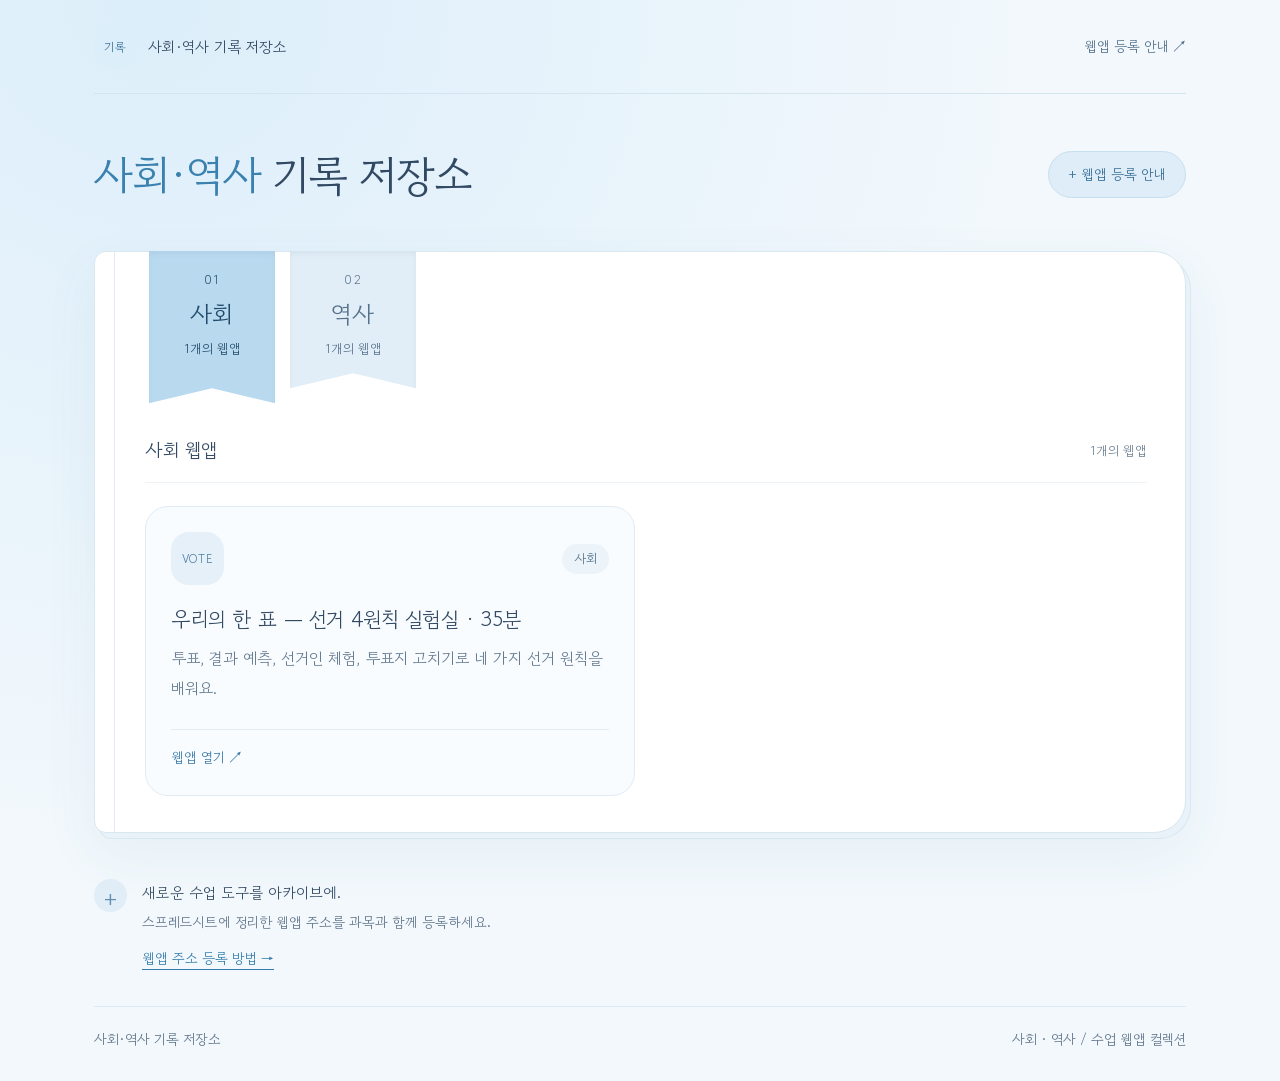
<file: index.html>
<!doctype html>
<html lang="ko">
<head>
  <meta charset="utf-8">
  <meta name="viewport" content="width=device-width,initial-scale=1">
  <meta name="description" content="내가 만든 HTML 웹앱을 한곳에서 여는 개인 웹앱 보관함">
  <title>사회·역사 기록 저장소</title>
  <link rel="icon" href="favicon.svg" type="image/svg+xml">
  <link rel="stylesheet" href="style.css">
  <script src="apps.js?v=20260930-keywords" defer></script>
  <script src="hub.js" defer></script>
</head>
<body>
  <div class="shell">
    <header><a class="brand" href="index.html"><span class="logo">기록</span> 사회·역사 기록 저장소</a><a class="guide-link" href="guide.html">웹앱 등록 안내 ↗</a></header>
    <main>
      <div class="intro"><h1><span>사회·역사</span> 기록 저장소</h1><a class="button" href="guide.html#add">+ 웹앱 등록 안내</a></div>
      <section class="notebook" aria-label="과목별 수업 도구">
      <nav class="subjects" aria-label="과목 선택">
        <button class="subject active" data-subject="사회" aria-pressed="true"><span class="bookmark-number">01</span><strong>사회</strong><span data-count="사회">0개의 웹앱</span></button>
        <button class="subject" data-subject="역사" aria-pressed="false"><span class="bookmark-number">02</span><strong>역사</strong><span data-count="역사">0개의 웹앱</span></button>
      </nav>
      <div class="notebook-content">
      <div class="section-heading"><h2 id="section-title">사회 웹앱</h2><span id="count" aria-live="polite"></span></div>
      <div id="apps" class="grid"></div>
      <noscript><p>과목별 목록을 보려면 JavaScript를 켜주세요. <a href="https://our-vote-lab-35.cobibi.chatgpt.site/">우리의 한 표 — 선거 4원칙 실험실 열기</a></p></noscript>
      </div></section>
      <aside class="note"><span class="note-mark">+</span><div><h2>새로운 수업 도구를 아카이브에.</h2><p>스프레드시트에 정리한 웹앱 주소를 과목과 함께 등록하세요.</p><a href="guide.html#add">웹앱 주소 등록 방법 →</a></div></aside>
    </main>
    <footer><span>사회·역사 기록 저장소</span><span>사회 · 역사 / 수업 웹앱 컬렉션</span></footer>
  </div>
</body>
</html>
</file>
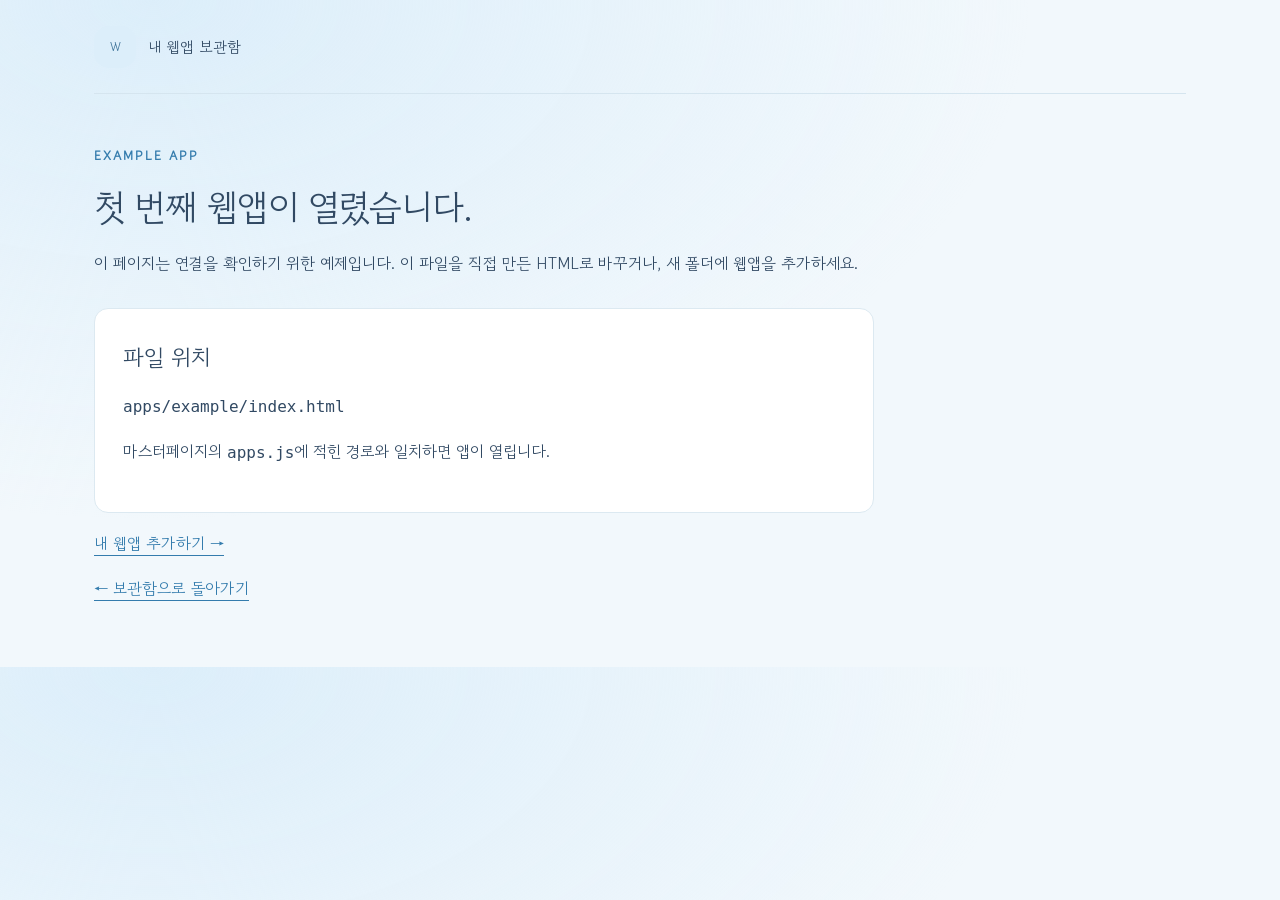
<file: apps/example/index.html>
<!doctype html>
<html lang="ko"><head><meta charset="utf-8"><meta name="viewport" content="width=device-width,initial-scale=1"><title>첫 번째 웹앱 · 연결 확인</title><link rel="stylesheet" href="../../style.css"><link rel="icon" href="../../favicon.svg"></head>
<body><div class="shell"><header><a class="brand" href="../../index.html"><span class="logo">W</span> 내 웹앱 보관함</a></header><main class="guide"><p class="eyebrow">EXAMPLE APP</p><h1>첫 번째 웹앱이 열렸습니다.</h1><p>이 페이지는 연결을 확인하기 위한 예제입니다. 이 파일을 직접 만든 HTML로 바꾸거나, 새 폴더에 웹앱을 추가하세요.</p><div class="demo"><h2 style="margin-top:0">파일 위치</h2><code>apps/example/index.html</code><p>마스터페이지의 <code>apps.js</code>에 적힌 경로와 일치하면 앱이 열립니다.</p></div><p><a href="../../guide.html#add">내 웹앱 추가하기 →</a></p><a href="../../index.html">← 보관함으로 돌아가기</a></main></div></body></html>
</file>
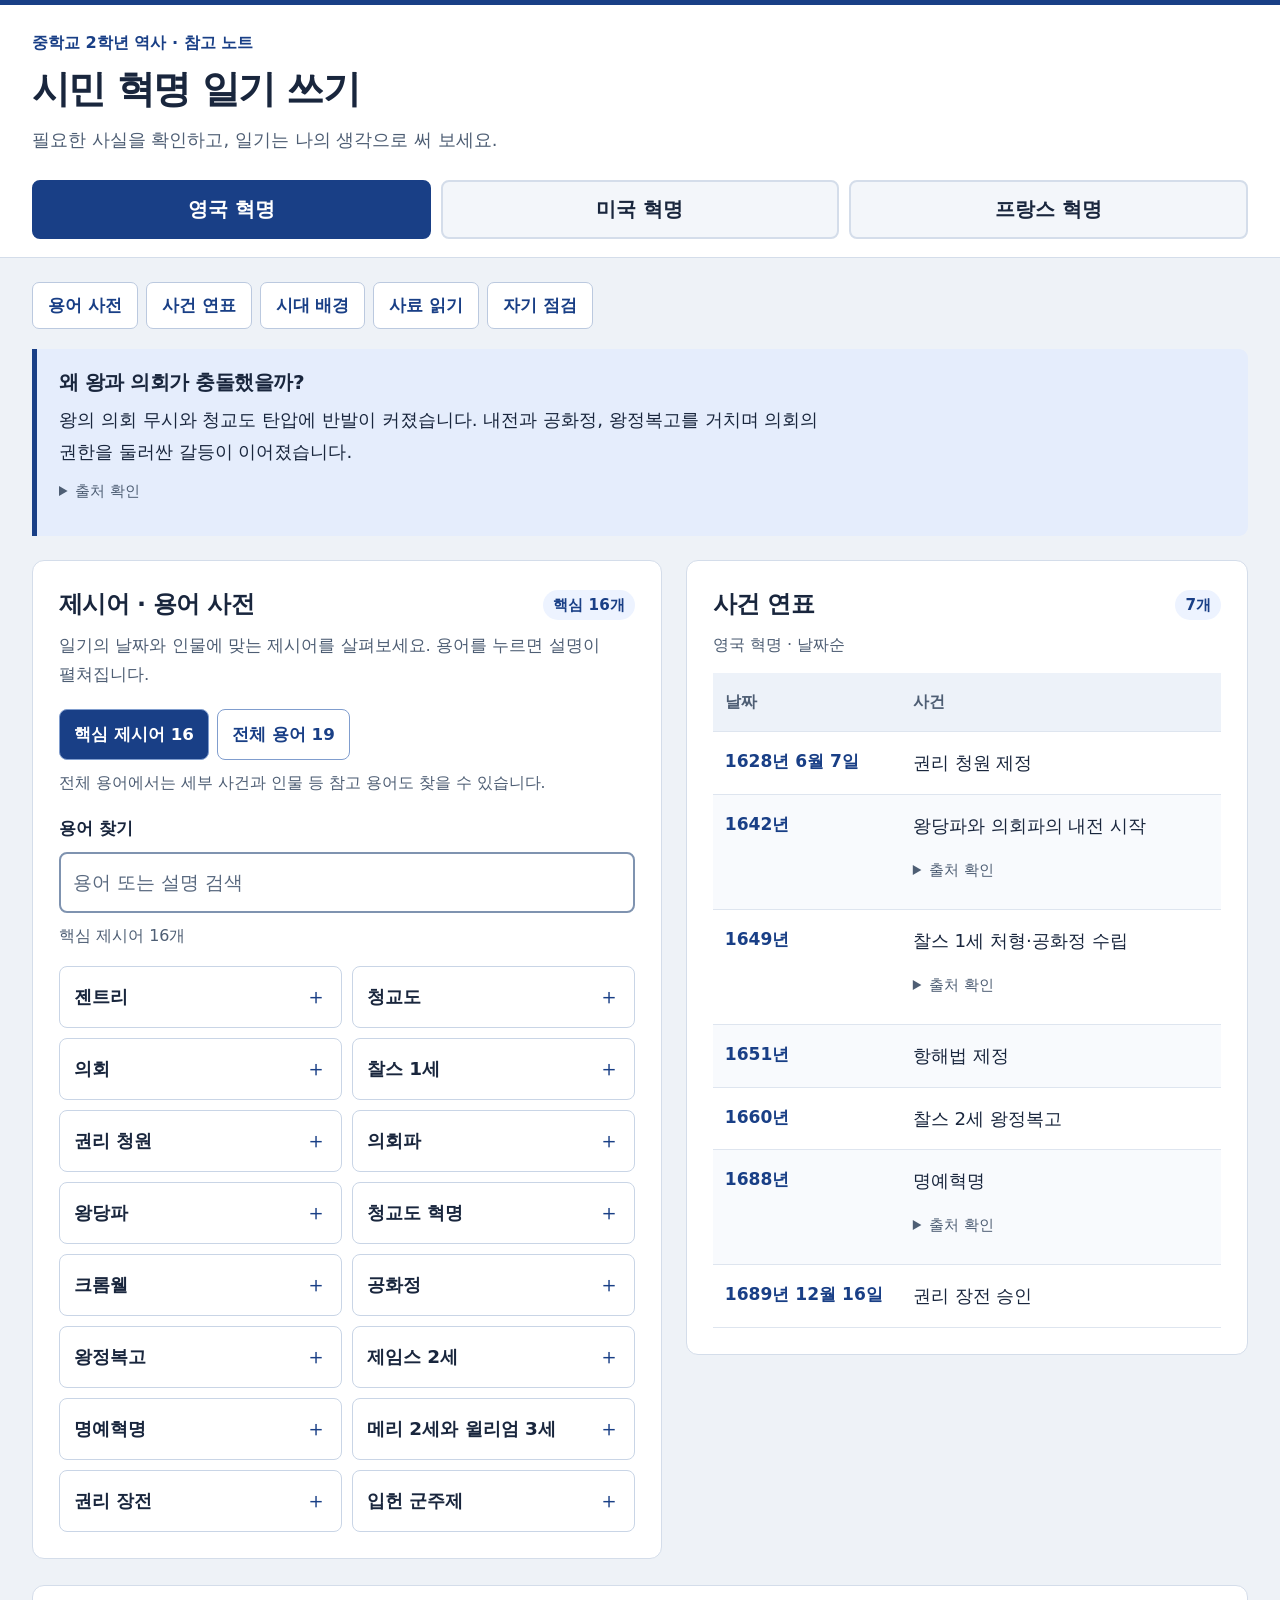
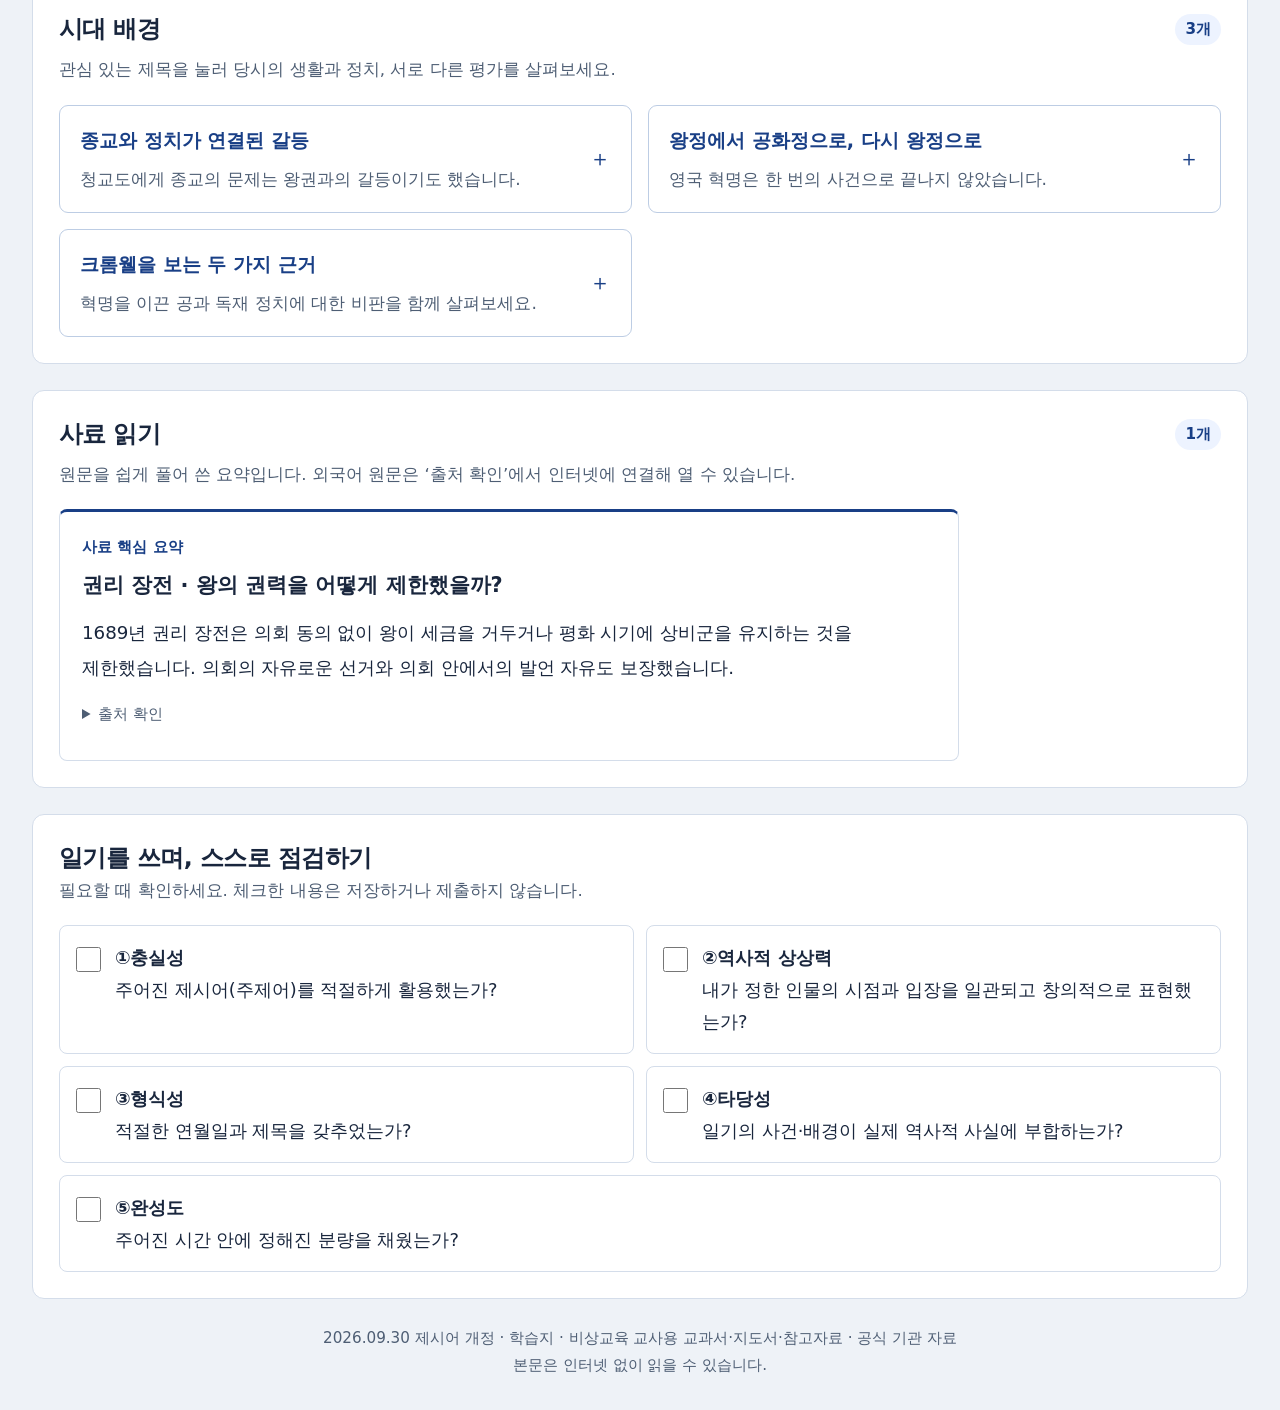
<file: civil-revolution.html>
<!doctype html>
<html lang="ko">
<head>
<meta charset="utf-8">
<!-- 교사용 수정 영역: 아래 자료 객체의 따옴표 안 내용을 수정하세요.
     항목을 추가할 때는 같은 모양의 한 줄을 복사하세요. 쉼표와 괄호는 유지하세요.
     날짜는 연도 / 연도-월 / 연도-월-일 형식입니다. 연표는 자동 정렬됩니다.
     학습지·비상교육 교사용 교과서 145~151쪽·지도서·참고자료를 대조해 제시어를 선정했습니다.
     KEYWORDS의 core: true는 최종 핵심 제시어, false는 선택 참고 용어입니다.
     시대 배경: CONTEXT / 참고 카드: REFERENCE_MATERIALS / 출처: SOURCES. summary는 직접 인용이 아닌 한국어 요약입니다.
     미국 연표의 기존 1778-03-28 참전 항목은 확인 가능한 1778-02-06 동맹 조약 항목으로 교체했습니다. -->
<script>
const DATA = {
  "REVOLUTIONS": [
    {
      "id": "gb",
      "name": "영국 혁명"
    },
    {
      "id": "us",
      "name": "미국 혁명"
    },
    {
      "id": "fr",
      "name": "프랑스 혁명"
    }
  ],
  "KEYWORDS": {
    "gb": [
      {
        "term": "젠트리",
        "desc": "토지를 바탕으로 성장한 영국의 지주층. 시민 계급과 함께 정치적 영향력을 키웠다.",
        "source": "courseGb",
        "core": true
      },
      {
        "term": "청교도",
        "desc": "영국 국교회의 철저한 개혁을 주장한 칼뱅파 개신교도. 많은 청교도가 의회에 진출했고 왕의 탄압에 반발했다.",
        "source": "courseGb",
        "core": true
      },
      {
        "term": "의회",
        "desc": "대표들이 모여 법과 세금 등 국가의 일을 논의하는 기구. 영국 혁명에서는 국왕의 권력을 제한하려 했다.",
        "source": "courseGb",
        "core": true
      },
      {
        "term": "찰스 1세",
        "desc": "의회를 무시하고 청교도를 탄압한 영국 왕. 의회파와의 내전에서 패한 뒤 1649년 처형되었다.",
        "source": "courseGb",
        "core": true
      },
      {
        "term": "권리 청원",
        "desc": "1628년 의회가 제출하고 찰스 1세가 승인한 문서. 의회 동의 없는 과세와 불법 체포 등을 금지하도록 요구했다.",
        "source": "courseGb",
        "core": true
      },
      {
        "term": "의회파",
        "desc": "영국 내전에서 의회 편에 선 세력. 크롬웰이 이끈 군대가 왕당파에 승리했다.",
        "source": "courseGb",
        "core": true
      },
      {
        "term": "왕당파",
        "desc": "영국 내전에서 국왕을 지지한 세력. 의회파와 대립했다.",
        "source": "courseGb",
        "core": true
      },
      {
        "term": "청교도 혁명",
        "desc": "1642~1649년 왕과 의회의 갈등 속에서 전개된 혁명. 의회파가 승리하고 찰스 1세가 처형된 뒤 공화정이 수립되었다.",
        "source": "courseGb",
        "core": true
      },
      {
        "term": "크롬웰",
        "desc": "의회파를 이끌고 청교도 혁명에서 승리한 인물. 공화정 수립 후 의회를 해산하고 독재 정치를 펼쳤다.",
        "source": "courseGb",
        "core": true
      },
      {
        "term": "공화정",
        "desc": "왕을 두지 않는 정치 체제. 영국에서는 1649년 찰스 1세 처형 후 수립되었다. 왕이 없다고 곧 모든 사람이 정치에 참여하는 것은 아니다.",
        "source": "courseGb",
        "core": true
      },
      {
        "term": "왕정복고",
        "desc": "공화정 이후 다시 왕이 다스리는 체제로 돌아간 일. 영국에서는 크롬웰 사후 1660년 찰스 2세가 즉위했다.",
        "source": "courseGb",
        "core": true
      },
      {
        "term": "제임스 2세",
        "desc": "의회를 무시하고 왕권을 강화하려다 1688년 명예혁명 과정에서 왕위를 잃은 영국 왕.",
        "source": "courseGb",
        "core": true
      },
      {
        "term": "명예혁명",
        "desc": "1688년 제임스 2세가 물러나고 이듬해 메리와 윌리엄이 공동 왕이 된 정치적 변화. 권리 장전과 함께 의회 중심 정치의 기반을 마련했다.",
        "source": "courseGb",
        "core": true
      },
      {
        "term": "메리 2세와 윌리엄 3세",
        "desc": "1689년 영국의 공동 왕으로 즉위하여 권리 장전을 승인한 부부. 메리 2세는 제임스 2세의 딸이다.",
        "source": "courseGb",
        "core": true,
        "aliases": [
          "메리 여왕"
        ]
      },
      {
        "term": "권리 장전",
        "desc": "1689년 승인된 문서. 의회 동의 없는 과세 등을 금지하고, 국왕보다 의회가 만든 법이 우선한다는 원칙을 확인했다.",
        "source": "courseGb",
        "core": true
      },
      {
        "term": "입헌 군주제",
        "desc": "왕의 권력이 헌법과 법에 따라 제한되는 정치 체제. 영국에서는 명예혁명과 권리 장전을 통해 그 기초가 마련되었다.",
        "source": "courseGb",
        "core": true
      },
      {
        "term": "항해법",
        "desc": "1651년 영국의 해상 무역을 보호하고 네덜란드를 견제하려고 만든 법.",
        "core": false
      },
      {
        "term": "네덜란드",
        "desc": "항해법으로 무역에서 영국과 충돌한 해상 강국",
        "core": false
      },
      {
        "term": "호국경",
        "desc": "공화정 시기 크롬웰이 맡은 최고 통치자 지위",
        "core": false
      }
    ],
    "us": [
      {
        "term": "13개 식민지",
        "desc": "영국인들이 북아메리카 동부에 세운 식민지들. 독자적인 의회를 운영하며 자치를 누렸고, 이후 독립해 미국을 이루었다.",
        "source": "courseUs",
        "core": true
      },
      {
        "term": "자치권",
        "desc": "지역 주민들이 자신들의 일을 스스로 처리할 수 있는 권리. 식민지 주민들은 영국의 간섭이 자치를 침해한다고 생각했다.",
        "source": "courseUs",
        "core": true
      },
      {
        "term": "7년 전쟁",
        "desc": "1756~1763년 영국·프랑스 등 여러 나라가 벌인 전쟁. 전쟁 비용 부담은 영국이 북아메리카 식민지에 세금을 강화하는 배경이 되었다.",
        "source": "courseUs",
        "core": true
      },
      {
        "term": "인지세",
        "desc": "영국이 식민지의 문서·신문 등에 세금을 낸 표시인 인지를 붙이게 한 세금. 주민들의 저항으로 폐지되었다.",
        "source": "courseUs",
        "core": true
      },
      {
        "term": "대표 없는 곳에 과세할 수 없다",
        "desc": "영국 의회에 식민지 주민의 대표가 없으므로 그 의회가 식민지에 세금을 매기는 것은 부당하다는 저항의 주장.",
        "source": "courseUs",
        "core": true,
        "aliases": [
          "대표 없는 과세"
        ]
      },
      {
        "term": "영국 상품 불매 운동",
        "desc": "영국의 과세와 강경한 조치에 항의하며 영국 상품을 사지 않은 운동. 식민지 주민들의 저항 방법 중 하나였다.",
        "source": "courseUs",
        "core": true,
        "aliases": [
          "물품 운동"
        ]
      },
      {
        "term": "보스턴 차 사건",
        "desc": "1773년 식민지 주민들이 영국의 차 과세와 동인도 회사의 독점에 반발해 보스턴항에서 차 상자를 바다에 던진 사건.",
        "source": "courseUs",
        "core": true
      },
      {
        "term": "대륙 회의",
        "desc": "식민지 대표들이 공동 대응을 논의한 회의. 제1차 회의는 1774년 영국의 탄압에 항의했고, 제2차 회의는 1775년부터 전쟁 수행과 독립 선언을 주도했다.",
        "source": "courseUs",
        "core": true,
        "aliases": [
          "제1차 대륙 회의",
          "제2차 대륙 회의"
        ]
      },
      {
        "term": "민병대",
        "desc": "민간인으로 구성된 군대. 식민지 민병대와 영국군의 무력 충돌은 독립 전쟁의 시작으로 이어졌다.",
        "source": "courseUs",
        "core": true
      },
      {
        "term": "독립 전쟁",
        "desc": "1775년 시작된 영국과 북아메리카 식민지 사이의 전쟁. 식민지군은 프랑스 등의 지원을 받았고, 1783년 파리 조약으로 독립을 인정받았다.",
        "source": "courseUs",
        "core": true
      },
      {
        "term": "조지 워싱턴",
        "desc": "식민지군 총사령관으로 독립 전쟁을 이끈 인물. 이후 1789년 미국의 초대 대통령이 되었다.",
        "source": "courseUs",
        "core": true
      },
      {
        "term": "미국 독립 선언문",
        "desc": "1776년 7월 4일 채택된 문서. 영국으로부터의 독립과 인간의 평등, 생명·자유·행복 추구의 권리를 선언했다.",
        "source": "courseUs",
        "core": true
      },
      {
        "term": "천부인권",
        "desc": "사람이 태어나면서부터 가지는 권리. 미국 독립 선언문은 생명·자유·행복 추구의 권리를 제시했다.",
        "source": "courseUs",
        "core": true
      },
      {
        "term": "저항권",
        "desc": "정부가 사람들의 기본적인 권리를 해칠 때 그 정부에 저항하고 바꿀 수 있다는 권리. 독립 선언문에 이러한 생각이 담겨 있다.",
        "source": "courseUs",
        "core": true
      },
      {
        "term": "파리 조약",
        "desc": "1783년 영국이 미국의 독립을 인정한 조약. 1776년 독립을 선언한 것과 영국이 독립을 인정한 것은 시점이 다르다.",
        "source": "courseUs",
        "core": true
      },
      {
        "term": "연방제",
        "desc": "여러 주가 하나의 국가를 이루며 중앙 정부와 각 주가 권한을 나누는 제도. 미국은 각 주의 자치와 국가의 통합을 함께 추구했다.",
        "source": "courseUs",
        "core": true
      },
      {
        "term": "국민 주권",
        "desc": "국가의 주권이 국민에게 있다는 원칙. 미국 헌법에 반영된 정치 원리이다.",
        "source": "courseUs",
        "core": true
      },
      {
        "term": "삼권 분립",
        "desc": "국가의 권력을 입법·행정·사법으로 나누고 서로 견제하도록 하는 원칙. 한쪽으로 권력이 집중되는 것을 막기 위한 것이다.",
        "source": "courseUs",
        "core": true
      },
      {
        "term": "건전한 방임 정책",
        "desc": "영국이 식민지 무역을 크게 간섭하지 않던 이전 시기의 정책",
        "core": false
      },
      {
        "term": "중상주의",
        "desc": "본국 이익을 위해 식민지를 원료 공급지·시장으로 통제하는 정책",
        "core": false
      },
      {
        "term": "조지 3세",
        "desc": "식민지에 세금을 강화해 독립전쟁의 원인을 제공한 영국 왕",
        "core": false
      },
      {
        "term": "렉싱턴 전투",
        "desc": "1775년 영국군과 식민지 민병대가 처음 충돌한 전투(독립전쟁 시작)",
        "core": false
      },
      {
        "term": "요크타운 전투",
        "desc": "1781년 영국군이 항복한, 사실상 독립전쟁의 마지막 결전",
        "core": false
      },
      {
        "term": "공화주의",
        "desc": "국민(대표)이 통치하는 정치 체제를 지향하는 사상",
        "core": false
      },
      {
        "term": "대통령",
        "desc": "미국 헌법에 따라 도입된 국민이 뽑는 국가 원수 직위",
        "core": false
      }
    ],
    "fr": [
      {
        "term": "구제도의 모순",
        "desc": "혁명 전 프랑스에서 특권 계층과 평민 사이에 세금 부담과 정치적 권리가 불평등하게 나뉘어 있던 문제.",
        "source": "courseFr",
        "core": true,
        "aliases": [
          "구제도"
        ]
      },
      {
        "term": "제3신분",
        "desc": "성직자와 귀족을 제외한 평민 신분. 농민·도시 노동자뿐 아니라 부유한 상공업자와 법률가 등도 포함되어 처지가 다양했다.",
        "source": "courseFr",
        "core": true
      },
      {
        "term": "계몽사상",
        "desc": "인간의 이성을 중시하고 불합리한 제도를 바꾸려 한 사상. 왕권과 신분제에 대한 비판에 영향을 주었다.",
        "source": "courseFr",
        "core": true
      },
      {
        "term": "루이 16세",
        "desc": "재정 위기를 해결하려고 1789년 삼부회를 소집한 프랑스 왕. 혁명 중 왕권을 잃고 1793년 처형되었다.",
        "source": "courseFr",
        "core": true
      },
      {
        "term": "삼부회",
        "desc": "성직자·귀족·평민의 대표가 모이는 신분제 의회. 1789년 소집 때 신분별 표결과 머릿수 표결을 둘러싼 갈등이 일어났다.",
        "source": "courseFr",
        "core": true
      },
      {
        "term": "국민 의회",
        "desc": "1789년 제3신분 대표들이 중심이 되어 결성한 의회. 헌법 제정, 봉건제 폐지 선언과 인권 선언을 추진했다.",
        "source": "courseFr",
        "core": true
      },
      {
        "term": "테니스코트의 서약",
        "desc": "1789년 6월 국민 의회 대표들이 새 헌법을 만들 때까지 해산하지 않겠다고 맹세한 사건.",
        "source": "courseFr",
        "core": true
      },
      {
        "term": "바스티유 감옥 습격",
        "desc": "1789년 7월 14일 파리 민중이 왕권과 억압의 상징으로 여긴 바스티유를 공격한 사건. 혁명이 전국으로 확산되는 계기가 되었다.",
        "source": "courseFr",
        "core": true
      },
      {
        "term": "봉건제 폐지 선언",
        "desc": "1789년 8월 국민 의회가 봉건적 특권과 의무를 없애겠다고 선언한 일. 선언 즉시 모든 농민의 부담이 사라진 것은 아니다.",
        "source": "courseFr",
        "core": true
      },
      {
        "term": "인간과 시민의 권리 선언(인권 선언)",
        "desc": "1789년 8월 국민 의회가 발표한 선언. 자유·평등, 국민 주권과 재산권 보호 등의 원칙을 밝혔다.",
        "source": "courseFr",
        "core": true
      },
      {
        "term": "자유·평등",
        "desc": "사람의 자유와 동등한 권리를 존중한다는 혁명의 핵심 이념. 인권 선언에 담겼지만 당시 모든 사람이 같은 정치적 권리를 누린 것은 아니다.",
        "source": "courseFr",
        "core": true
      },
      {
        "term": "입헌 군주제",
        "desc": "왕의 권력이 헌법에 따라 제한되는 정치 체제. 프랑스의 1791년 헌법은 왕을 유지하면서 그 권력을 제한했다.",
        "source": "courseFr",
        "core": true
      },
      {
        "term": "입법 의회",
        "desc": "1791년 헌법에 따라 국민 의회 다음에 구성된 의회. 주변 나라와의 전쟁, 민중의 왕궁 습격을 거치며 국민 공회로 바뀌었다.",
        "source": "courseFr",
        "core": true
      },
      {
        "term": "국민 공회",
        "desc": "1792년 들어선 의회. 왕정을 폐지하고 공화정을 선포했으며, 루이 16세의 처형을 결정했다.",
        "source": "courseFr",
        "core": true
      },
      {
        "term": "공화정",
        "desc": "왕을 두지 않는 정치 체제. 프랑스에서는 1792년 국민 공회 시기에 선포되었다. 왕이 없다고 곧 모든 사람이 정치에 참여하는 것은 아니다.",
        "source": "courseFr",
        "core": true
      },
      {
        "term": "로베스피에르",
        "desc": "혁명기의 급진파 지도자. 공포 정치를 주도하다 반대 세력에 의해 권력을 잃고 1794년 처형되었다.",
        "source": "courseFr",
        "core": true
      },
      {
        "term": "공포 정치",
        "desc": "혁명을 지킨다는 명분 아래 반대 세력을 처형하는 등 강하게 탄압한 정치. 로베스피에르가 주도했고 시민들의 불만도 커졌다.",
        "source": "courseFr",
        "core": true
      },
      {
        "term": "총재 정부",
        "desc": "1795년 등장한 5명의 총재가 이끄는 정부. 혼란이 계속되다가 1799년 나폴레옹의 쿠데타로 무너졌다.",
        "source": "courseFr",
        "core": true
      },
      {
        "term": "나폴레옹",
        "desc": "1799년 쿠데타로 집권해 통령 정부를 세우고 이후 황제가 된 인물. 개혁과 정복 전쟁을 펼쳤으며, 전쟁 과정에서 혁명의 이념이 유럽에 퍼졌다.",
        "source": "courseFr",
        "core": true
      },
      {
        "term": "나폴레옹 법전",
        "desc": "1804년 편찬된 민법전. 개인의 자유, 법 앞의 평등과 재산권 보호 등 새로운 시민 사회의 원칙을 반영했다.",
        "source": "courseFr",
        "core": true,
        "aliases": [
          "민법전"
        ]
      },
      {
        "term": "베르사유 행진(10월 사건)",
        "desc": "1789.10, 파리 여성들이 베르사유로 행진해 국왕을 파리로 데려온 사건",
        "core": false,
        "aliases": [
          "10월 폭동"
        ]
      },
      {
        "term": "베르사유",
        "desc": "프랑스 왕실 궁전이 있던 곳. 10월 폭동의 목적지",
        "core": false
      },
      {
        "term": "바렌 사건",
        "desc": "1791년 루이 16세가 국외 탈출을 시도하다 붙잡힌 곳(바렌 사건)",
        "core": false
      },
      {
        "term": "1791년 헌법",
        "desc": "프랑스 최초의 성문 헌법. 입헌 군주제를 규정",
        "core": false
      },
      {
        "term": "1793년 헌법",
        "desc": "국민공회가 제정했으나 시행되지 못한 헌법",
        "core": false
      },
      {
        "term": "혁명 재판소",
        "desc": "반혁명 혐의자를 재판하던 특별 재판 기구",
        "core": false
      },
      {
        "term": "공안 위원회",
        "desc": "로베스피에르 중심의, 공포 정치기 국정을 이끈 최고 권력 기구",
        "core": false
      },
      {
        "term": "통령 정부",
        "desc": "나폴레옹이 쿠데타 후 수립한 3인 통령 체제(사실상 1인 지배)",
        "core": false
      },
      {
        "term": "대륙 봉쇄령",
        "desc": "나폴레옹이 영국을 경제적으로 고립시키려 한 정책(1806년)",
        "core": false
      },
      {
        "term": "자유주의",
        "desc": "개인의 자유·권리와 입헌 정치를 중시하는 사상",
        "core": false
      },
      {
        "term": "민족주의",
        "desc": "같은 민족의 통일된 국가 수립을 지향하는 사상",
        "core": false
      },
      {
        "term": "제1신분",
        "desc": "혁명 전 프랑스의 성직자 신분. 귀족인 제2신분과 함께 특권 계층을 이루었다.",
        "source": "textbookFr",
        "core": false
      },
      {
        "term": "제2신분",
        "desc": "혁명 전 프랑스의 귀족 신분. 제3신분과 달리 여러 특권을 누렸다.",
        "source": "textbookFr",
        "core": false
      },
      {
        "term": "상퀼로트",
        "desc": "프랑스 혁명 때 급진적인 변화를 요구한 도시 민중을 가리키는 말. 로베스피에르는 이들의 힘을 바탕으로 혁명을 추진했다.",
        "source": "textbookFr",
        "core": false
      }
    ]
  },
  "EVENTS": {
    "gb": [
      {
        "date": "1628-06-07",
        "title": "권리 청원 제정"
      },
      {
        "date": "1642",
        "title": "왕당파와 의회파의 내전 시작",
        "source": "textbookGb"
      },
      {
        "date": "1649",
        "title": "찰스 1세 처형·공화정 수립",
        "source": "textbookGb"
      },
      {
        "date": "1651",
        "title": "항해법 제정"
      },
      {
        "date": "1660",
        "title": "찰스 2세 왕정복고"
      },
      {
        "date": "1688",
        "title": "명예혁명",
        "source": "textbookGb"
      },
      {
        "date": "1689-12-16",
        "title": "권리 장전 승인"
      }
    ],
    "us": [
      {
        "date": "1773-12-16",
        "title": "보스턴 차 사건"
      },
      {
        "date": "1775-04-19",
        "title": "렉싱턴 전투(독립전쟁 시작)"
      },
      {
        "date": "1776-07-04",
        "title": "독립 선언 채택",
        "source": "usDeclaration"
      },
      {
        "date": "1777-09-19",
        "title": "사라토가 전투(~10.7)"
      },
      {
        "date": "1778-02-06",
        "title": "프랑스·미국 동맹 조약 체결",
        "note": "프랑스의 지원을 공식화한 조약의 체결일입니다. 참전일과 구분해 읽으세요.",
        "source": "usAlliance"
      },
      {
        "date": "1781",
        "title": "요크타운 전투"
      },
      {
        "date": "1783",
        "title": "파리 조약"
      },
      {
        "date": "1787-09-17",
        "title": "미국 헌법 서명"
      },
      {
        "date": "1789",
        "title": "조지 워싱턴, 초대 대통령 취임",
        "source": "courseUs"
      }
    ],
    "fr": [
      {
        "date": "1789-05-05",
        "title": "삼부회 소집"
      },
      {
        "date": "1789-06-17",
        "title": "국민 의회 구성"
      },
      {
        "date": "1789-06-20",
        "title": "테니스코트의 서약"
      },
      {
        "date": "1789-07-14",
        "title": "바스티유 감옥 습격"
      },
      {
        "date": "1789-08-04",
        "title": "봉건제 폐지 선언"
      },
      {
        "date": "1789-08-26",
        "title": "인간과 시민의 권리 선언"
      },
      {
        "date": "1789-10-05",
        "title": "베르사유 행진(10월 사건)"
      },
      {
        "date": "1791-06-20",
        "title": "바렌 사건"
      },
      {
        "date": "1791-10",
        "title": "입법 의회 구성"
      },
      {
        "date": "1792-04-20",
        "title": "프랑스가 오스트리아에 선전 포고",
        "source": "courseFr"
      },
      {
        "date": "1792-09-21",
        "title": "국민 공회, 왕정 폐지",
        "source": "courseFr"
      },
      {
        "date": "1793-01-21",
        "title": "루이 16세 처형"
      },
      {
        "date": "1793-10-10",
        "title": "혁명정부(자코뱅 독재) 선포"
      },
      {
        "date": "1794-07-28",
        "title": "로베스피에르 처형"
      },
      {
        "date": "1795-10-31",
        "title": "제1차 총재정부 성립"
      },
      {
        "date": "1799-11-09",
        "title": "나폴레옹 쿠데타"
      },
      {
        "date": "1804-03",
        "title": "나폴레옹 법전 반포"
      },
      {
        "date": "1805-10-21",
        "title": "트라팔가르 해전"
      },
      {
        "date": "1806-11-21",
        "title": "대륙 봉쇄령"
      },
      {
        "date": "1804",
        "title": "나폴레옹 황제 즉위",
        "source": "courseFr"
      },
      {
        "date": "1812",
        "title": "나폴레옹의 러시아 원정 실패",
        "source": "courseFr"
      }
    ]
  },
  "REFERENCE_VIDEOS": {
    "us": {
      "title": "tvN <벌거벗은 세계사> - 미국 독립 전쟁 편 (2022.3.15, 김봉중 전남대 교수)",
      "summary": "청교도의 아메리카 이주부터 세금 갈등(보스턴 차 사건 등), 조지 워싱턴이 이끈 독립전쟁 과정을 다룸."
    },
    "fr": {
      "title": "tvN <벌거벗은 세계사> - 프랑스 혁명 특집 1탄 (2021.6.8, 조한욱 한국교원대 명예교수)",
      "summary": "마리 앙투아네트를 둘러싼 소문(사치 이미지, '빵 대신 케이크' 발언 등)이 실제로는 근거 없는 가짜 뉴스였음을 짚으며 혁명 전후 프랑스 사회를 다룸."
    }
  },
  "SOURCES": {
    "gbRights": {
      "name": "영국 의회 · 1689년 권리 장전",
      "language": "영어",
      "url": "https://www.parliament.uk/about/living-heritage/evolutionofparliament/2015-parliament-in-the-making/get-involved1/2015-banners-exhibition/ross-sinclair/1689-bill-of-rights-gallery/"
    },
    "gbMonarchs": {
      "name": "영국 의회 · 윌리엄과 메리의 공동 즉위",
      "language": "영어",
      "url": "https://www.parliament.uk/about/living-heritage/evolutionofparliament/parliamentaryauthority/revolution/overview/billofrights/"
    },
    "usDeclaration": {
      "name": "미국 국립문서기록관리청 · 독립 선언",
      "language": "영어",
      "url": "https://www.archives.gov/milestone-documents/declaration-of-independence"
    },
    "usAlliance": {
      "name": "미국 국립문서기록관리청 · 프랑스와의 동맹 조약",
      "language": "영어",
      "url": "https://www.archives.gov/milestone-documents/treaty-of-alliance-with-france"
    },
    "frRights": {
      "name": "프랑스 대통령실 · 인간과 시민의 권리 선언",
      "language": "프랑스어",
      "url": "https://www.elysee.fr/la-presidence/la-declaration-des-droits-de-l-homme-et-du-citoyen"
    },
    "frVersailles": {
      "name": "베르사유궁 박물관 · 프랑스 혁명과 베르사유",
      "language": "영어",
      "url": "https://en.chateauversailles.fr/discover/history/key-dates/versailles-heart-french-revolution"
    },
    "textbookGb": {
      "name": "비상교육 역사 ① 지도서 187~188쪽 · HWP 참고자료 1-1",
      "language": "한국어"
    },
    "textbookUs": {
      "name": "비상교육 역사 ① 지도서 189~190쪽 · HWP 참고자료 1-2",
      "language": "한국어"
    },
    "textbookFr": {
      "name": "비상교육 역사 ① 지도서 191~193쪽 · HWP 참고자료 1-3",
      "language": "한국어"
    },
    "courseGb": {
      "name": "비상교육 역사 ① 교사용 교과서 145쪽 · 지도서 187~188쪽 · 참고자료 1-1",
      "language": "한국어"
    },
    "courseUs": {
      "name": "비상교육 역사 ① 교사용 교과서 146~147쪽 · 지도서 189~190쪽 · 참고자료 1-2",
      "language": "한국어"
    },
    "courseFr": {
      "name": "비상교육 역사 ① 교사용 교과서 148~151쪽 · 지도서 191~193쪽 · 참고자료 1-3",
      "language": "한국어"
    }
  },
  "REFERENCE_MATERIALS": {
    "gb": [
      {
        "title": "권리 장전 · 왕의 권력을 어떻게 제한했을까?",
        "kind": "사료 핵심 요약",
        "summary": "1689년 권리 장전은 의회 동의 없이 왕이 세금을 거두거나 평화 시기에 상비군을 유지하는 것을 제한했습니다. 의회의 자유로운 선거와 의회 안에서의 발언 자유도 보장했습니다.",
        "source": "gbRights"
      }
    ],
    "us": [
      {
        "title": "독립 선언 · 정부의 권력은 어디에서 올까?",
        "kind": "사료 핵심 요약",
        "summary": "1776년 7월 4일 채택된 독립 선언은 생명·자유·행복 추구를 빼앗을 수 없는 권리로 제시했습니다. 정부의 정당한 권력은 통치받는 사람들의 동의에서 나오며, 권리를 해치는 정부를 바꾸거나 없앨 권리가 있다고 주장했습니다. 이를 바탕으로 영국으로부터의 독립을 선언했습니다.",
        "source": "usDeclaration"
      }
    ],
    "fr": [
      {
        "title": "인권 선언 · 자유와 평등은 어떤 뜻일까?",
        "kind": "사료 핵심 요약",
        "summary": "1789년 인간과 시민의 권리 선언은 사람이 자유롭고 권리에 있어 평등하다고 선언했습니다. 주권의 근거는 국민에게 있고, 법은 모든 사람에게 똑같이 적용되어야 한다고 밝혔습니다. 자유는 다른 사람에게 해를 끼치지 않는 범위에서 행동하는 것으로 설명했습니다.",
        "source": "frRights"
      },
      {
        "title": "테니스코트의 서약과 베르사유 행진",
        "kind": "사건 배경 요약",
        "summary": "1789년 6월 20일, 베르사유의 테니스코트에 모인 대표들은 헌법을 제정할 때까지 흩어지지 않겠다고 서약했습니다. 식량난과 왕실에 대한 불만이 커지던 그해 10월 5일에는 여성들이 중심이 된 행렬이 베르사유에 도착했습니다. 다음 날인 10월 6일 왕실 가족은 베르사유를 떠나 파리로 이동했습니다.",
        "source": "frVersailles"
      }
    ]
  },
  "SELF_CHECK": [
    "①충실성: 주어진 제시어(주제어)를 적절하게 활용했는가?",
    "②역사적 상상력: 내가 정한 인물의 시점과 입장을 일관되고 창의적으로 표현했는가?",
    "③형식성: 적절한 연월일과 제목을 갖추었는가?",
    "④타당성: 일기의 사건·배경이 실제 역사적 사실에 부합하는가?",
    "⑤완성도: 주어진 시간 안에 정해진 분량을 채웠는가?"
  ],
  "CONTEXT": {
    "gb": {
      "question": "왜 왕과 의회가 충돌했을까?",
      "summary": "왕의 의회 무시와 청교도 탄압에 반발이 커졌습니다. 내전과 공화정, 왕정복고를 거치며 의회의 권한을 둘러싼 갈등이 이어졌습니다.",
      "source": "textbookGb",
      "cards": [
        {
          "title": "종교와 정치가 연결된 갈등",
          "lead": "청교도에게 종교의 문제는 왕권과의 갈등이기도 했습니다.",
          "points": [
            "청교도는 영국 국교회에 남아 있던 가톨릭적 의식과 제도를 바꾸려 했습니다.",
            "왕은 이러한 움직임을 왕권에 대한 도전으로 보았고, 청교도 탄압은 갈등을 키웠습니다.",
            "의회는 왕이 마음대로 세금을 거두거나 사람을 체포하지 못하도록 요구했습니다."
          ],
          "source": "textbookGb"
        },
        {
          "title": "왕정에서 공화정으로, 다시 왕정으로",
          "lead": "영국 혁명은 한 번의 사건으로 끝나지 않았습니다.",
          "points": [
            "1649년: 찰스 1세 처형 뒤 공화정이 수립되었습니다.",
            "크롬웰은 의회를 해산하고 독재 정치를 펼쳤습니다. 그의 사후에는 왕정이 되살아났습니다.",
            "1688년 명예혁명과 1689년 권리 장전을 거치며 의회 중심의 입헌군주제 기반이 마련되었습니다."
          ],
          "source": "textbookGb"
        },
        {
          "title": "크롬웰을 보는 두 가지 근거",
          "lead": "혁명을 이끈 공과 독재 정치에 대한 비판을 함께 살펴보세요.",
          "points": [
            "의회파를 이끌어 왕당파에 승리하고 공화정 수립에 기여했습니다.",
            "이후 의회를 해산하고 독재 정치를 펼쳤다는 점에서는 비판받습니다.",
            "평가의 근거입니다. 당시 모든 사람이 같은 생각을 했다는 뜻은 아닙니다."
          ],
          "source": "textbookGb"
        }
      ]
    },
    "us": {
      "question": "왜 식민지 주민들이 독립을 요구했을까?",
      "summary": "식민지 주민들은 자치 경험을 쌓아 왔습니다. 7년 전쟁 이후 영국이 간섭과 과세를 강화하자, 주민들은 자신들의 권리가 침해된다고 여겼습니다.",
      "source": "textbookUs",
      "cards": [
        {
          "title": "세금과 자치권, 그리고 상인의 생계",
          "lead": "보스턴 차 사건에는 세금과 무역, 자치권 문제가 얽혀 있었습니다.",
          "points": [
            "영국은 전쟁으로 재정이 나빠지자 식민지에 세금을 거두고 간섭을 강화했습니다.",
            "동인도 회사에 주어진 차 판매 특혜는 식민지의 차 거래 상인들에게도 영향을 주었습니다.",
            "주민들은 이를 자치권 침해로 받아들였습니다. 차 상자를 버린 행동은 이런 갈등 속에서 나왔습니다."
          ],
          "source": "textbookUs"
        },
        {
          "title": "독립 후에는 어떤 나라를 만들려 했을까?",
          "lead": "연방제·국민 주권·삼권 분립이 헌법에 담겼습니다.",
          "points": [
            "연방제: 중앙 정부와 주가 권한을 나누며, 각 주의 자치를 인정합니다.",
            "국민 주권: 나라의 주권이 국민에게 있다는 원칙입니다.",
            "삼권 분립: 법을 만드는 입법, 집행하는 행정, 재판하는 사법으로 권력을 나눕니다."
          ],
          "source": "textbookUs"
        }
      ]
    },
    "fr": {
      "question": "왜 신분제에 대한 불만이 커졌을까?",
      "summary": "제3신분은 세금의 큰 몫을 부담하면서 정치적 권리는 제한받았습니다. 국가 재정 위기와 계몽사상의 영향 속에서 신분제와 왕권에 대한 비판이 커졌습니다.",
      "source": "textbookFr",
      "cards": [
        {
          "title": "세 신분과 삼부회의 표결",
          "lead": "대표의 수만큼이나, 표를 어떻게 세는지가 중요했습니다.",
          "points": [
            "제1신분은 성직자, 제2신분은 귀족, 제3신분은 그 밖의 평민입니다.",
            "신분별로 한 표씩 행사하면 제1·제2신분이 같은 편에 설 때 제3신분은 불리했습니다.",
            "제3신분은 대표 수를 늘리고 대표 한 사람마다 표를 세자고 요구했습니다.",
            "국민 의회 결성은 1789년 6월 17일, 테니스코트의 서약은 6월 20일로 구분합니다."
          ],
          "source": "textbookFr"
        },
        {
          "title": "사람들은 어디에서 소식을 접했을까?",
          "lead": "카페와 광장, 낭독과 대화가 여론 형성에 영향을 주었습니다.",
          "points": [
            "살롱과 카페에서는 사상과 정치에 관한 토론이 이루어졌습니다.",
            "공공장소에서 책을 낭독하기도 했고, 민중은 광장과 선술집에서 사회 문제를 이야기했습니다.",
            "인물의 처지에 따라 접한 정보가 달랐을 수 있습니다. 모든 사람이 같은 소식을 곧바로 알았다고 가정하지 마세요."
          ],
          "source": "textbookFr"
        },
        {
          "title": "로베스피에르를 보는 두 가지 근거",
          "lead": "민중의 요구를 반영한 점과 공포 정치의 문제를 함께 봅니다.",
          "points": [
            "도시 민중인 상퀼로트의 요구에 공감하고, 이들의 힘으로 급진적인 혁명을 추진했습니다.",
            "반대 세력을 강하게 탄압하는 공포 정치는 많은 희생을 낳았습니다.",
            "혁명을 지켜야 한다는 기대와 탄압에 대한 두려움이 서로 다른 평가의 근거가 될 수 있습니다."
          ],
          "source": "textbookFr"
        },
        {
          "title": "나폴레옹을 보는 두 가지 근거",
          "lead": "제도 정비와 혁명 이념의 확산, 정복 전쟁을 함께 살펴봅니다.",
          "points": [
            "혁명의 혼란을 수습하고 교육·행정 제도를 정비했으며 나폴레옹 법전을 편찬했습니다.",
            "전쟁과 정복은 프랑스 혁명의 이념을 유럽에 퍼뜨리는 계기가 되었습니다.",
            "한편 황제로 집권하고 정복 전쟁을 벌였다는 점에서 혁명의 계승자로만 평가하기는 어렵습니다."
          ],
          "source": "textbookFr"
        }
      ]
    }
  }
};
</script>
<meta name="viewport" content="width=device-width, initial-scale=1">
<meta name="description" content="중학교 2학년 시민 혁명 일기 쓰기: 용어 사전, 사건 연표, 참고 영상, 사료·배경 자료와 자기 점검표">
<meta http-equiv="Content-Security-Policy" content="default-src 'none'; script-src 'unsafe-inline'; style-src 'unsafe-inline'; img-src data:; connect-src 'none'; form-action 'none'; base-uri 'none'">
<title>시민 혁명 일기 쓰기 · 역사 참고 노트</title>
<link rel="icon" type="image/svg+xml" href="data:image/svg+xml,%3Csvg xmlns='http://www.w3.org/2000/svg' viewBox='0 0 32 32'%3E%3Crect width='32' height='32' rx='7' fill='%231d4294'/%3E%3Cpath d='M8 7h16v18H8z' fill='white'/%3E%3Cpath d='M12 12h8m-8 4h8m-8 4h5' stroke='%231d4294' stroke-width='2'/%3E%3C/svg%3E">
<style>
:root{font-family:"맑은 고딕","Malgun Gothic",system-ui,sans-serif;font-size:19px;line-height:1.75;color:#19263d;background:#eef2f7;--blue:#193f86;--muted:#4e5e74;--line:#d4ddea;--tint:#edf3ff}
*{box-sizing:border-box}body{margin:0}button,input{font:inherit}button,summary{cursor:pointer}button{color:inherit;border:0}a{color:var(--blue);text-underline-offset:4px}h1,h2,h3,p{margin:0}h1,h2,h3,strong,summary{word-break:keep-all;overflow-wrap:anywhere}p,li,td{word-break:keep-all;overflow-wrap:anywhere}h1{font-size:clamp(1.6rem,3vw,2.15rem);line-height:1.4;letter-spacing:-.04em}h2{font-size:1.25rem;line-height:1.5;letter-spacing:-.025em}h3{font-size:1.1rem;line-height:1.6}button,a,summary,input{-webkit-tap-highlight-color:transparent}:focus-visible{outline:3px solid #a94f00;outline-offset:4px}[hidden]{display:none!important}.wrap{max-width:1400px;padding:24px 32px;margin:auto}header{background:white;border-top:5px solid var(--blue)}.eyebrow{font-size:.85rem;font-weight:700;color:var(--blue);margin-bottom:5px}.intro{color:var(--muted);font-size:.95rem;margin-top:8px}
.tab-bar{background:#fff;border-bottom:1px solid var(--line)}.tab-bar .wrap{padding-top:0;padding-bottom:18px}.tabs{display:grid;grid-template-columns:repeat(3,minmax(0,1fr));gap:10px}.tab{font-size:1.06rem;font-weight:750;min-height:58px;padding:10px 6px;border:2px solid var(--line);border-radius:8px;background:#f3f6fa;word-break:keep-all}.tab[aria-selected="true"]{background:var(--blue);border-color:var(--blue);color:#fff}.tab:hover{border-color:var(--blue)}.quick{display:flex;flex-wrap:wrap;gap:8px;margin-bottom:20px}.quick a{display:inline-flex;align-items:center;justify-content:center;min-height:46px;border:1px solid #bbc9df;border-radius:7px;background:#fff;text-decoration:none;font-size:.88rem;padding:8px 15px;font-weight:650}.quick a:hover{background:var(--tint)}
.context-strip{border-left:5px solid var(--blue);padding:18px 22px;margin-bottom:24px;background:#e5edfc;border-radius:0 9px 9px 0}.context-strip h2{font-size:1.06rem;margin-bottom:7px}.context-strip>p{max-width:70ch;font-size:.96rem}.context-strip .source-disclosure{margin-top:6px}.context-strip .source-disclosure>summary{padding:5px 0}.grid{display:grid;grid-template-columns:minmax(0,1.12fr) minmax(0,1fr);gap:24px;align-items:start}.panel{background:white;border:1px solid var(--line);border-radius:12px;padding:26px;min-width:0}.section-title{display:flex;justify-content:space-between;align-items:center;gap:12px;margin-bottom:8px}.badge{font-size:.8rem;font-weight:700;padding:2px 10px;border-radius:30px;background:var(--tint);color:var(--blue);white-space:nowrap}.hint{font-size:.88rem;color:var(--muted);margin-bottom:20px}.search-label{font-size:.9rem;font-weight:700;display:block;margin:16px 0 8px}.search-box{display:flex;background:#fff;border:2px solid #7f93b0;border-radius:8px;overflow:hidden}.search-box:focus-within{outline:3px solid #a94f00;outline-offset:3px}input[type="search"]{border:0;min-width:0;width:100%;padding:12px;color:#19263d;background:transparent;outline:none}input::placeholder{color:#5a6a80}.clear{background:#eaf0fa;min-width:64px;font-size:.84rem}.results{font-size:.84rem;color:var(--muted);margin:9px 0 16px;min-height:1.75em}.terms{display:grid;grid-template-columns:repeat(2,minmax(0,1fr));gap:10px;align-items:start}.term{border:1px solid #c9d5e6;border-radius:8px;background:#fff;min-width:0}.term>summary{min-height:60px;display:flex;align-items:center;justify-content:space-between;gap:10px;list-style:none;padding:12px 14px;font-weight:700;line-height:1.55;font-size:.97rem}.term>summary::-webkit-details-marker,.background-card>summary::-webkit-details-marker{display:none}.term>summary::after,.background-card>summary::after{content:'＋';color:var(--blue);font-weight:400;font-size:1.15rem;flex-shrink:0}.term[open]>summary::after,.background-card[open]>summary::after{content:'−'}.term[open]{background:#f3f7ff;border-color:#809dce}.term[open]>summary{color:var(--blue)}.term>p{padding:0 14px 16px;font-size:.94rem;line-height:1.85}.term>.source-disclosure{margin:0 14px 8px}.empty{grid-column:1/-1;background:#f1f4f9;padding:22px 16px;border-radius:8px}.right{display:grid;gap:24px;min-width:0}
table{width:100%;border-collapse:collapse;text-align:left;table-layout:fixed}caption{text-align:left;font-size:.85rem;color:var(--muted);padding:0 0 14px}th{font-size:.84rem;color:var(--muted);background:#edf2f9}th,td{padding:15px 12px;border-bottom:1px solid #dee5ef;vertical-align:top}th:first-child{width:37%}td:first-child{color:var(--blue);font-size:.9rem;font-weight:700;font-variant-numeric:tabular-nums}td{font-size:.96rem;line-height:1.75}tbody tr:nth-child(even){background:#f8fafd}.event-note{font-size:.84rem;color:var(--muted);margin-top:8px}.source-disclosure{margin-top:8px;font-size:.8rem;color:var(--muted)}.source-disclosure>summary{min-height:44px;display:list-item;padding:8px 0;line-height:1.6;width:fit-content;max-width:100%;color:var(--muted);font-weight:500}.source-disclosure>summary:hover{color:var(--blue)}.source-citation{line-height:1.7;overflow-wrap:anywhere;word-break:normal;font-size:.8rem}.source-link{display:inline-flex;align-items:center;min-height:44px;font-size:.82rem;padding:6px 0}.video{border-top:4px solid var(--blue)}.video h3{font-size:1rem;margin:14px 0 10px}.video p{font-size:.94rem;color:var(--muted)}
.background-panel,.reference-panel,.check-panel{margin-top:26px}.background-grid,.reference-grid{display:grid;grid-template-columns:repeat(2,minmax(0,1fr));gap:16px;align-items:start}.background-card{border:1px solid #bdcde4;border-radius:9px;min-width:0}.background-card>summary{list-style:none;display:flex;justify-content:space-between;align-items:center;gap:16px;padding:18px 20px;min-height:64px}.background-card>summary strong{display:block;color:var(--blue);font-size:1.02rem}.card-lead{display:block;font-size:.9rem;font-weight:400;color:var(--muted);margin-top:7px;line-height:1.7}.background-card[open]{background:#f7f9fe}.background-body{padding:0 20px 18px;font-size:.96rem}.background-body ul{padding-left:1.3em;margin:0}.background-body li{padding-left:3px;margin-bottom:12px;line-height:1.9}.reference-card{padding:22px;border:1px solid var(--line);border-top:3px solid var(--blue);border-radius:8px;min-width:0}.reference-card:only-child{grid-column:1/-1;max-width:900px}.reference-kind{color:var(--blue);font-size:.8rem;font-weight:700;margin-bottom:8px}.reference-card h3{margin-bottom:12px}.reading-text{font-size:.96rem;line-height:1.95}.checks{display:grid;grid-template-columns:repeat(2,minmax(0,1fr));gap:12px;margin-top:20px}.check{display:flex;align-items:flex-start;gap:14px;padding:16px;border:1px solid var(--line);border-radius:8px;cursor:pointer}.check input{width:25px;height:25px;flex:0 0 25px;margin:5px 0 0;accent-color:var(--blue)}.check:has(input:checked){background:#edf3ff;border-color:#7897c7}.check strong{display:block;font-size:.96rem}.check span{font-size:.94rem}.check:last-child{grid-column:1/-1}footer{text-align:center;color:var(--muted);font-size:.8rem;padding:26px 0 8px}section,aside{scroll-margin-top:20px}.skip{position:absolute;top:-150px;left:20px;z-index:10;background:#fff;padding:10px}.skip:focus{top:15px}
@media(max-width:1100px){.terms{grid-template-columns:1fr}.wrap{padding:22px 24px}.panel{padding:22px}.grid{gap:18px}}
@media(max-width:850px){.grid{grid-template-columns:1fr}.terms{grid-template-columns:repeat(2,minmax(0,1fr))}.background-grid,.reference-grid{grid-template-columns:1fr}.checks{grid-template-columns:1fr}.context-strip{padding:16px 18px}.reference-card:only-child{max-width:none}}
@media(max-width:520px){:root{font-size:18px}.wrap{padding:20px 14px}.panel{padding:20px 16px}.terms{grid-template-columns:1fr}.tab-bar .wrap{padding-bottom:14px}.tabs{gap:6px}.tab{font-size:.94rem;min-height:56px}.quick{gap:7px}.quick a{padding:8px 12px;font-size:.85rem}.context-strip h2{font-size:1.04rem}.context-strip>p{font-size:.94rem}.background-card>summary{padding:16px}.background-body{padding:0 16px 16px}.reference-card{padding:18px}th,td{padding:13px 8px}th:first-child{width:36%}td:first-child{font-size:.85rem}.hint{font-size:.9rem}}
@media(prefers-reduced-motion:reduce){*{scroll-behavior:auto!important}}


.term-filters{display:flex;gap:8px;flex-wrap:wrap}.term-filters button{min-height:48px;padding:10px 14px;border:1px solid #809dce;border-radius:8px;color:#193f86;background:#fff;font-size:.88rem;font-weight:700}.term-filters button[aria-pressed="true"]{background:#193f86;color:#fff}.filter-help{font-size:.82rem;color:#4e5e74;margin-top:10px}.term>.term-kind{font-size:.78rem;font-weight:700;color:#4e5e74;padding-bottom:8px}
</style>
</head>
<body>
<a class="skip" href="#content">자료로 바로 가기</a>
<header><div class="wrap">
<p class="eyebrow">중학교 2학년 역사 · 참고 노트</p>
<h1>시민 혁명 일기 쓰기</h1>
<p class="intro">필요한 사실을 확인하고, 일기는 나의 생각으로 써 보세요.</p>
</div></header>
<div class="tab-bar"><div class="wrap"><div class="tabs" role="tablist" aria-label="혁명 선택" id="tabs"></div></div></div>
<main class="wrap" id="content">
<nav class="quick" aria-label="자료 바로 가기"><a href="#dictionary">용어 사전</a><a href="#timeline">사건 연표</a><a href="#background">시대 배경</a><a href="#references" id="references-link">사료 읽기</a><a href="#video" id="video-link">참고 영상</a><a href="#self-check">자기 점검</a></nav>
<div id="revolution" role="tabpanel" tabindex="0">
<aside class="context-strip" aria-labelledby="context-question"><h2 id="context-question"></h2><p id="context-summary"></p><div id="context-source"></div></aside>
<div class="grid">
<section class="panel" id="dictionary" aria-labelledby="dictionary-title">
<div class="section-title"><h2 id="dictionary-title">제시어 · 용어 사전</h2><span class="badge" id="term-total"></span></div>
<p class="hint">일기의 날짜와 인물에 맞는 제시어를 살펴보세요. 용어를 누르면 설명이 펼쳐집니다.</p>
<div class="term-filters" role="group" aria-label="용어 범위"><button type="button" id="filter-core" aria-pressed="true" aria-controls="terms">핵심 제시어</button><button type="button" id="filter-all" aria-pressed="false" aria-controls="terms">전체 용어</button></div>
<p class="filter-help">전체 용어에서는 세부 사건과 인물 등 참고 용어도 찾을 수 있습니다.</p>
<label class="search-label" for="search">용어 찾기</label>
<div class="search-box"><input type="search" id="search" placeholder="용어 또는 설명 검색" autocomplete="off" spellcheck="false" aria-controls="terms"><button type="button" class="clear" id="clear" aria-label="검색어 지우기" hidden>지우기</button></div>
<p class="results" id="results" role="status" aria-live="polite" aria-atomic="true"></p>
<div class="terms" id="terms"></div>
</section>
<div class="right">
<section class="panel" id="timeline" aria-labelledby="timeline-title">
<div class="section-title"><h2 id="timeline-title">사건 연표</h2><span class="badge" id="event-total"></span></div>
<table><caption id="timeline-caption"></caption><thead><tr><th scope="col">날짜</th><th scope="col">사건</th></tr></thead><tbody id="events"></tbody></table>
</section>
<section class="panel video" id="video" aria-labelledby="video-heading" hidden><h2 id="video-heading">참고 영상</h2><h3 id="video-title"></h3><p id="video-summary"></p></section>
</div>
</div>
<section class="panel background-panel" id="background" aria-labelledby="background-title"><div class="section-title"><h2 id="background-title">시대 배경</h2><span class="badge" id="background-total"></span></div><p class="hint">관심 있는 제목을 눌러 당시의 생활과 정치, 서로 다른 평가를 살펴보세요.</p><div class="background-grid" id="background-cards"></div></section>
<section class="panel reference-panel" id="references" aria-labelledby="references-title"><div class="section-title"><h2 id="references-title">사료 읽기</h2><span class="badge" id="reference-total"></span></div><p class="hint">원문을 쉽게 풀어 쓴 요약입니다. 외국어 원문은 ‘출처 확인’에서 인터넷에 연결해 열 수 있습니다.</p><div class="reference-grid" id="reference-cards"></div></section>
</div>
<section class="panel check-panel" id="self-check" aria-labelledby="check-title"><h2 id="check-title">일기를 쓰며, 스스로 점검하기</h2><p class="hint">필요할 때 확인하세요. 체크한 내용은 저장하거나 제출하지 않습니다.</p><div class="checks" id="checks"></div></section>
<footer>2026.09.30 제시어 개정 · 학습지 · 비상교육 교사용 교과서·지도서·참고자료 · 공식 기관 자료<br>본문은 인터넷 없이 읽을 수 있습니다.</footer>
</main>
<noscript>자료를 보려면 브라우저에서 자바스크립트를 허용해 주세요.</noscript>
<script>
'use strict';
const $ = id => document.getElementById(id);
let active = DATA.REVOLUTIONS[0].id;
const backgroundOpened = Object.fromEntries(DATA.REVOLUTIONS.map(r => [r.id, new Set()]));
const termScopes = Object.fromEntries(DATA.REVOLUTIONS.map(r => [r.id, 'core']));
const queries = Object.fromEntries(DATA.REVOLUTIONS.map(r => [r.id, '']));
const opened = Object.fromEntries(DATA.REVOLUTIONS.map(r => [r.id, new Set()]));
function node(tag, text, className) {const el = document.createElement(tag); if (text !== undefined) el.textContent = text; if (className) el.className = className; return el;}
function sourceLink(id) {
 const source = DATA.SOURCES[id];
 if (!source) return null;
 const disclosure = node('details', undefined, 'source-disclosure');
 disclosure.append(node('summary', '출처 확인'));
 const citation = node('p', source.name, 'source-citation');
 disclosure.append(citation);
 if (source.url && /^https:\/\//.test(source.url)) {
  const link = node('a', source.language + ' 원문 보기 · 새 창', 'source-link');
  link.href = source.url; link.target = '_blank'; link.rel = 'noopener noreferrer';
  disclosure.append(link);
 }
 return disclosure;
}
function renderContext(id) {
 const context = DATA.CONTEXT[id];
 $('context-question').textContent = context.question;
 $('context-summary').textContent = context.summary;
 $('context-source').replaceChildren(sourceLink(context.source));
 $('background-total').textContent = context.cards.length + '개';
 $('background-cards').replaceChildren();
 context.cards.forEach(card => {
  const item = node('details', undefined, 'background-card');
  item.open = backgroundOpened[id].has(card.title);
  const summary = node('summary');
  const text = node('span'); text.append(node('strong', card.title), node('span', card.lead, 'card-lead')); summary.append(text);
  const body = node('div', undefined, 'background-body');
  const list = node('ul'); card.points.forEach(p => list.append(node('li',p)));
  body.append(list); const source = sourceLink(card.source); if (source) body.append(source);
  item.append(summary, body);
  item.addEventListener('toggle', () => {if (!item.isConnected) return; if(item.open) backgroundOpened[id].add(card.title); else backgroundOpened[id].delete(card.title);});
  $('background-cards').append(item);
 });
}
function renderReferences(id) {
 const cards = DATA.REFERENCE_MATERIALS[id] || [];
 $('references').hidden = !cards.length; $('references-link').hidden = !cards.length;
 $('reference-total').textContent = cards.length + '개';
 $('reference-cards').replaceChildren();
 cards.forEach(card => {
  const article = node('article', undefined, 'reference-card');
  article.append(node('p', card.kind, 'reference-kind'), node('h3', card.title), node('p', card.summary, 'reading-text'));
  const link = sourceLink(card.source); if (link) article.append(link);
  $('reference-cards').append(article);
 });
}
function dateText(date) {return date.split('-').map((v,i) => String(Number(v)) + ['년','월','일'][i]).join(' ');}
function renderTerms() {
 const query = $('search').value.trim().normalize('NFC').toLocaleLowerCase('ko').replace(/\s+/g, '');
 queries[active] = $('search').value;
 const all = DATA.KEYWORDS[active] || [];
 const scoped = termScopes[active] === 'core' ? all.filter(k => k.core) : all;
 const matches = scoped.filter(k => (k.term + ' ' + k.desc + ' ' + (k.aliases || []).join(' ')).normalize('NFC').toLocaleLowerCase('ko').replace(/\s+/g, '').includes(query));
 $('clear').hidden = !$('search').value;
 const coreCount = all.filter(k => k.core).length;
 $('filter-core').textContent = `핵심 제시어 ${coreCount}`;
 $('filter-all').textContent = `전체 용어 ${all.length}`;
 $('filter-core').setAttribute('aria-pressed', String(termScopes[active] === 'core'));
 $('filter-all').setAttribute('aria-pressed', String(termScopes[active] === 'all'));
 const scopeName = termScopes[active] === 'core' ? '핵심 제시어' : '전체 용어';
 $('results').textContent = query ? `${scopeName} ${scoped.length}개 중 ${matches.length}개 검색됨` : `${scopeName} ${scoped.length}개`; 
 $('terms').replaceChildren();
 matches.forEach(k => {
  const item = node('details', undefined, 'term'); item.open = opened[active].has(k.term);
  const revolutionId = active;
  item.append(node('summary', k.term));
  if (!k.core) item.append(node('p', '참고 용어', 'term-kind'));
  item.append(node('p', k.desc));
  const link = sourceLink(k.source); if (link) item.append(link);
  item.addEventListener('toggle', () => {if (!item.isConnected) return; if(item.open) opened[revolutionId].add(k.term); else opened[revolutionId].delete(k.term);});
  $('terms').append(item);
 });
 if (!matches.length) $('terms').append(node('p', '일치하는 용어가 없습니다. 전체 용어를 선택하거나 검색어를 짧게 바꾸어 보세요.', 'empty'));
}
function selectRevolution(id) {
 active = id;
 const selected = DATA.REVOLUTIONS.find(r => r.id === id);
 document.querySelectorAll('[role="tab"]').forEach(tab => {const on = tab.dataset.id === id; tab.setAttribute('aria-selected', String(on)); tab.tabIndex = on ? 0 : -1;});
 $('revolution').setAttribute('aria-labelledby', 'tab-' + id);
 $('search').value = queries[id];
 $('term-total').textContent = '핵심 ' + DATA.KEYWORDS[id].filter(k => k.core).length + '개';
 renderTerms();
 const events = [...(DATA.EVENTS[id] || [])].sort((a,b) => a.date.localeCompare(b.date));
 $('event-total').textContent = events.length + '개';
 $('timeline-caption').textContent = selected.name + ' · 날짜순';
 $('events').replaceChildren();
 events.forEach(e => {const row = node('tr'); const cell = node('td'); const time = node('time', dateText(e.date)); time.dateTime = e.date; cell.append(time); const description = node('td', e.title); if (e.note) description.append(node('p', e.note, 'event-note')); const link = sourceLink(e.source); if (link) description.append(link); row.append(cell, description); $('events').append(row);});
 renderContext(id);
 renderReferences(id);
 const video = DATA.REFERENCE_VIDEOS[id];
 $('video').hidden = !video; $('video-link').hidden = !video;
 $('video-title').textContent = video ? video.title : ''; $('video-summary').textContent = video ? video.summary : '';
}
DATA.REVOLUTIONS.forEach((r,index) => {
 const tab = node('button', r.name, 'tab'); tab.type = 'button'; tab.id = 'tab-' + r.id; tab.dataset.id = r.id;
 tab.setAttribute('role','tab'); tab.setAttribute('aria-controls','revolution');
 tab.addEventListener('click', () => selectRevolution(r.id));
 tab.addEventListener('keydown', e => {
  let next = index;
  if(e.key === 'ArrowRight') next = (index + 1) % DATA.REVOLUTIONS.length;
  else if(e.key === 'ArrowLeft') next = (index - 1 + DATA.REVOLUTIONS.length) % DATA.REVOLUTIONS.length;
  else if(e.key === 'Home') next = 0;
  else if(e.key === 'End') next = DATA.REVOLUTIONS.length - 1;
  else return;
  e.preventDefault(); const target = DATA.REVOLUTIONS[next]; selectRevolution(target.id); $('tab-' + target.id).focus();
 });
 $('tabs').append(tab);
});
DATA.SELF_CHECK.forEach((text,index) => {
 const label = node('label', undefined, 'check'); const input = node('input'); input.type = 'checkbox'; input.id = 'check-' + index;
 const span = node('span'); const divider = text.indexOf(':');
 if(divider >= 0) {span.append(node('strong', text.slice(0,divider)), document.createTextNode(text.slice(divider+1).trim()));} else span.textContent = text;
 label.append(input,span); $('checks').append(label);
});
['core','all'].forEach(scope => $('filter-'+scope).addEventListener('click', () => {termScopes[active] = scope; renderTerms();}));
$('search').addEventListener('input',renderTerms);
$('clear').addEventListener('click', () => {$('search').value = ''; renderTerms(); $('search').focus();});
selectRevolution(active);
</script>
</body>
</html>
</file>
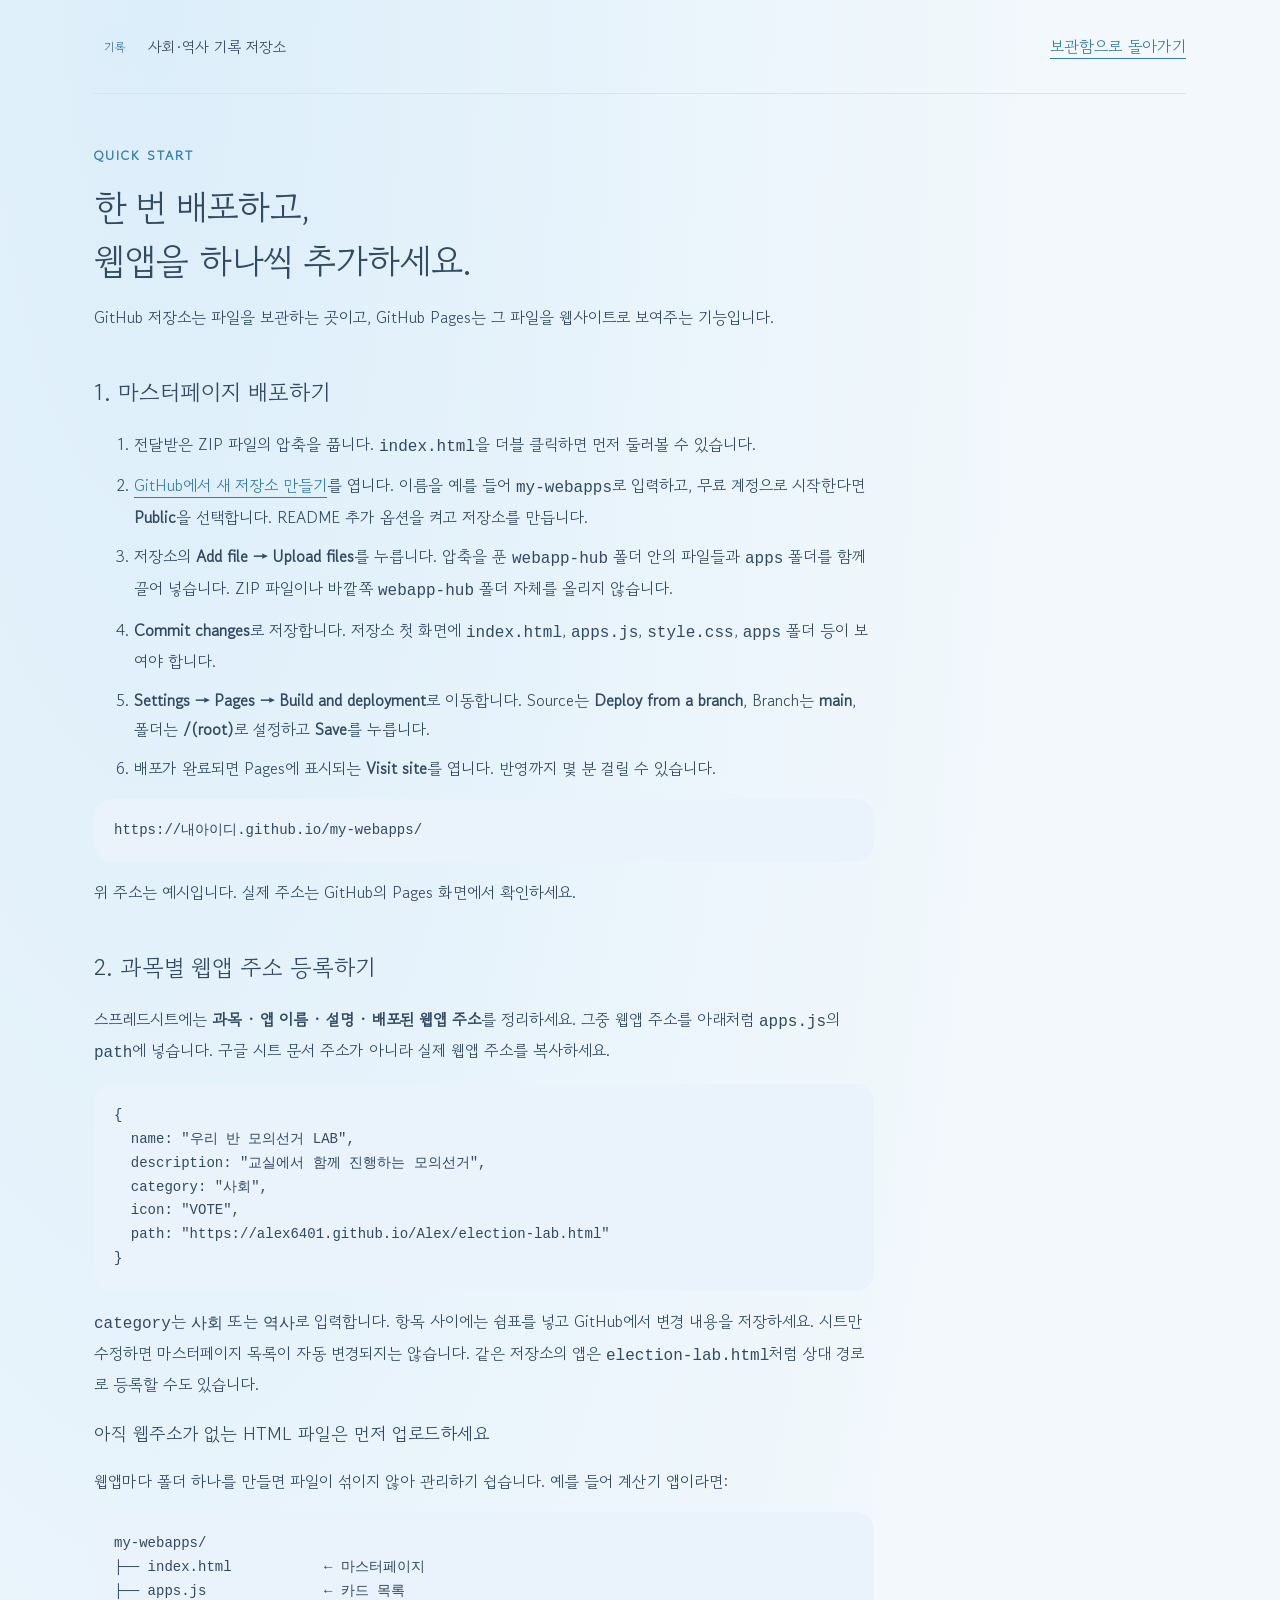
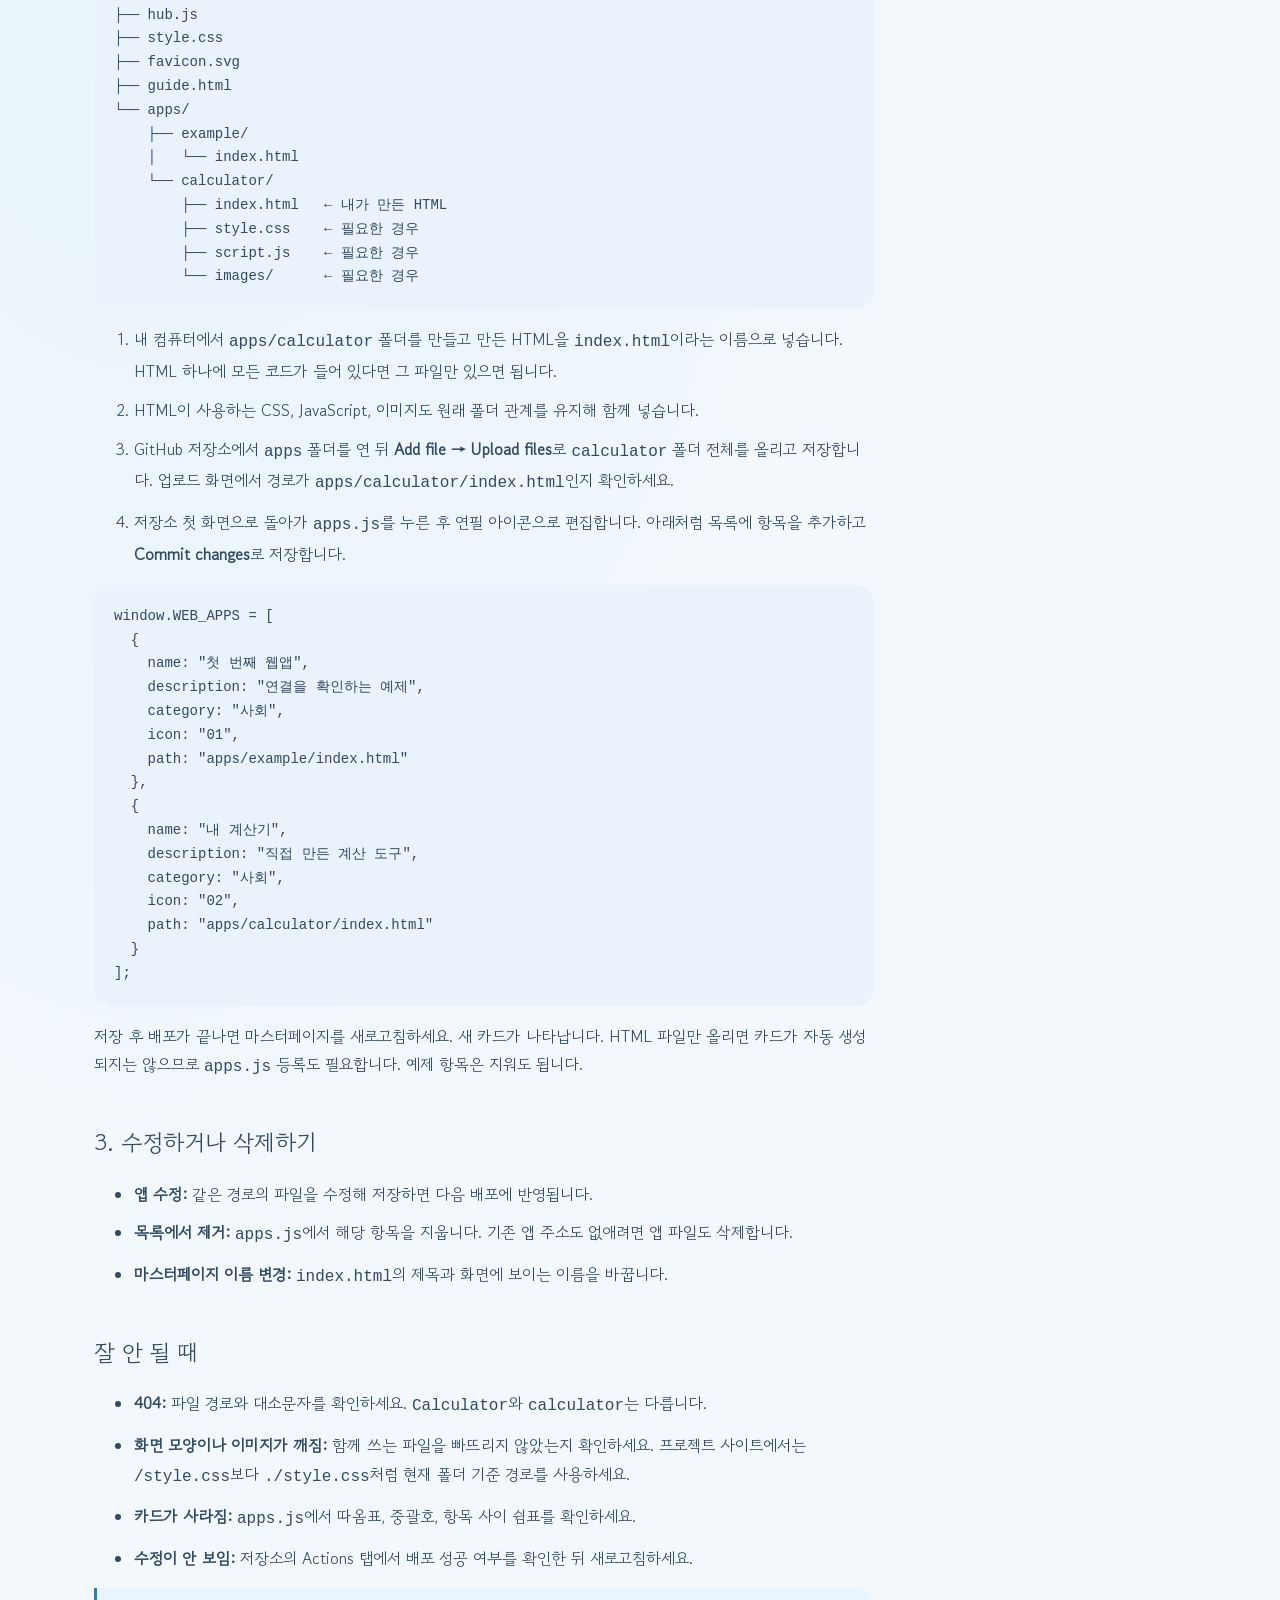
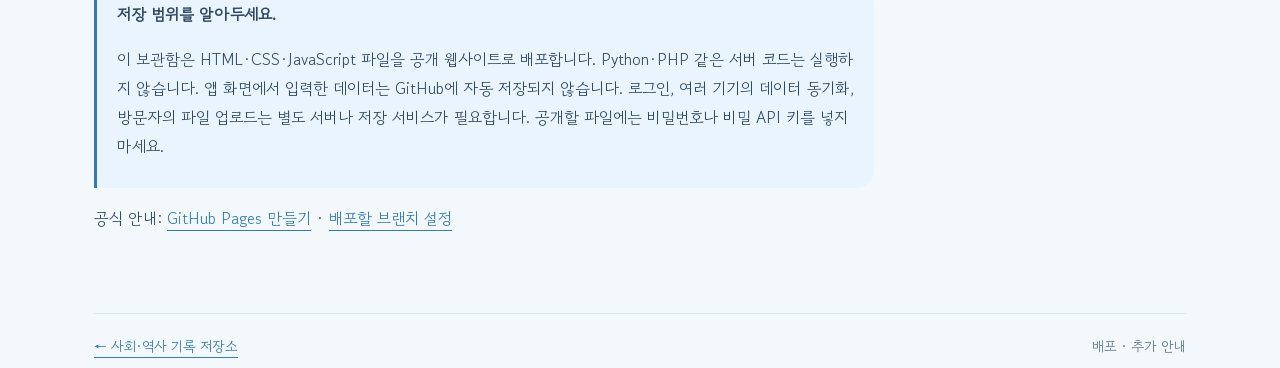
<file: guide.html>
<!doctype html>
<html lang="ko"><head><meta charset="utf-8"><meta name="viewport" content="width=device-width,initial-scale=1"><meta name="description" content="GitHub Pages로 웹앱 보관함을 배포하고 HTML 웹앱을 추가하는 방법"><title>배포 · 추가 안내 | 사회·역사 기록 저장소</title><link rel="icon" href="favicon.svg"><link rel="stylesheet" href="style.css"></head>
<body><div class="shell"><header><a class="brand" href="index.html"><span class="logo">기록</span> 사회·역사 기록 저장소</a><a href="index.html">보관함으로 돌아가기</a></header><main class="guide"><p class="eyebrow">QUICK START</p><h1>한 번 배포하고,<br>웹앱을 하나씩 추가하세요.</h1><p>GitHub 저장소는 파일을 보관하는 곳이고, GitHub Pages는 그 파일을 웹사이트로 보여주는 기능입니다.</p>
<h2>1. 마스터페이지 배포하기</h2><ol><li>전달받은 ZIP 파일의 압축을 풉니다. <code>index.html</code>을 더블 클릭하면 먼저 둘러볼 수 있습니다.</li><li><a href="https://github.com/new" target="_blank" rel="noopener noreferrer">GitHub에서 새 저장소 만들기</a>를 엽니다. 이름을 예를 들어 <code>my-webapps</code>로 입력하고, 무료 계정으로 시작한다면 <strong>Public</strong>을 선택합니다. README 추가 옵션을 켜고 저장소를 만듭니다.</li><li>저장소의 <strong>Add file → Upload files</strong>를 누릅니다. 압축을 푼 <code>webapp-hub</code> 폴더 안의 파일들과 <code>apps</code> 폴더를 함께 끌어 넣습니다. ZIP 파일이나 바깥쪽 <code>webapp-hub</code> 폴더 자체를 올리지 않습니다.</li><li><strong>Commit changes</strong>로 저장합니다. 저장소 첫 화면에 <code>index.html</code>, <code>apps.js</code>, <code>style.css</code>, <code>apps</code> 폴더 등이 보여야 합니다.</li><li><strong>Settings → Pages → Build and deployment</strong>로 이동합니다. Source는 <strong>Deploy from a branch</strong>, Branch는 <strong>main</strong>, 폴더는 <strong>/(root)</strong>로 설정하고 <strong>Save</strong>를 누릅니다.</li><li>배포가 완료되면 Pages에 표시되는 <strong>Visit site</strong>를 엽니다. 반영까지 몇 분 걸릴 수 있습니다.</li></ol>
<pre>https://내아이디.github.io/my-webapps/</pre><p>위 주소는 예시입니다. 실제 주소는 GitHub의 Pages 화면에서 확인하세요.</p>
<h2 id="add">2. 과목별 웹앱 주소 등록하기</h2><p>스프레드시트에는 <strong>과목 · 앱 이름 · 설명 · 배포된 웹앱 주소</strong>를 정리하세요. 그중 웹앱 주소를 아래처럼 <code>apps.js</code>의 <code>path</code>에 넣습니다. 구글 시트 문서 주소가 아니라 실제 웹앱 주소를 복사하세요.</p><pre>{
  name: "우리 반 모의선거 LAB",
  description: "교실에서 함께 진행하는 모의선거",
  category: "사회",
  icon: "VOTE",
  path: "https://alex6401.github.io/Alex/election-lab.html"
}</pre><p><code>category</code>는 <code>사회</code> 또는 <code>역사</code>로 입력합니다. 항목 사이에는 쉼표를 넣고 GitHub에서 변경 내용을 저장하세요. 시트만 수정하면 마스터페이지 목록이 자동 변경되지는 않습니다. 같은 저장소의 앱은 <code>election-lab.html</code>처럼 상대 경로로 등록할 수도 있습니다.</p><h3>아직 웹주소가 없는 HTML 파일은 먼저 업로드하세요</h3><p>웹앱마다 폴더 하나를 만들면 파일이 섞이지 않아 관리하기 쉽습니다. 예를 들어 계산기 앱이라면:</p>
<pre>my-webapps/
├── index.html           ← 마스터페이지
├── apps.js              ← 카드 목록
├── hub.js
├── style.css
├── favicon.svg
├── guide.html
└── apps/
    ├── example/
    │   └── index.html
    └── calculator/
        ├── index.html   ← 내가 만든 HTML
        ├── style.css    ← 필요한 경우
        ├── script.js    ← 필요한 경우
        └── images/      ← 필요한 경우</pre>
<ol><li>내 컴퓨터에서 <code>apps/calculator</code> 폴더를 만들고 만든 HTML을 <code>index.html</code>이라는 이름으로 넣습니다. HTML 하나에 모든 코드가 들어 있다면 그 파일만 있으면 됩니다.</li><li>HTML이 사용하는 CSS, JavaScript, 이미지도 원래 폴더 관계를 유지해 함께 넣습니다.</li><li>GitHub 저장소에서 <code>apps</code> 폴더를 연 뒤 <strong>Add file → Upload files</strong>로 <code>calculator</code> 폴더 전체를 올리고 저장합니다. 업로드 화면에서 경로가 <code>apps/calculator/index.html</code>인지 확인하세요.</li><li>저장소 첫 화면으로 돌아가 <code>apps.js</code>를 누른 후 연필 아이콘으로 편집합니다. 아래처럼 목록에 항목을 추가하고 <strong>Commit changes</strong>로 저장합니다.</li></ol>
<pre>window.WEB_APPS = [
  {
    name: "첫 번째 웹앱",
    description: "연결을 확인하는 예제",
    category: "사회",
    icon: "01",
    path: "apps/example/index.html"
  },
  {
    name: "내 계산기",
    description: "직접 만든 계산 도구",
    category: "사회",
    icon: "02",
    path: "apps/calculator/index.html"
  }
];</pre>
<p>저장 후 배포가 끝나면 마스터페이지를 새로고침하세요. 새 카드가 나타납니다. HTML 파일만 올리면 카드가 자동 생성되지는 않으므로 <code>apps.js</code> 등록도 필요합니다. 예제 항목은 지워도 됩니다.</p>
<h2>3. 수정하거나 삭제하기</h2><ul><li><strong>앱 수정:</strong> 같은 경로의 파일을 수정해 저장하면 다음 배포에 반영됩니다.</li><li><strong>목록에서 제거:</strong> <code>apps.js</code>에서 해당 항목을 지웁니다. 기존 앱 주소도 없애려면 앱 파일도 삭제합니다.</li><li><strong>마스터페이지 이름 변경:</strong> <code>index.html</code>의 제목과 화면에 보이는 이름을 바꿉니다.</li></ul>
<h2>잘 안 될 때</h2><ul><li><strong>404:</strong> 파일 경로와 대소문자를 확인하세요. <code>Calculator</code>와 <code>calculator</code>는 다릅니다.</li><li><strong>화면 모양이나 이미지가 깨짐:</strong> 함께 쓰는 파일을 빠뜨리지 않았는지 확인하세요. 프로젝트 사이트에서는 <code>/style.css</code>보다 <code>./style.css</code>처럼 현재 폴더 기준 경로를 사용하세요.</li><li><strong>카드가 사라짐:</strong> <code>apps.js</code>에서 따옴표, 중괄호, 항목 사이 쉼표를 확인하세요.</li><li><strong>수정이 안 보임:</strong> 저장소의 Actions 탭에서 배포 성공 여부를 확인한 뒤 새로고침하세요.</li></ul>
<div class="callout"><strong>저장 범위를 알아두세요.</strong><p>이 보관함은 HTML·CSS·JavaScript 파일을 공개 웹사이트로 배포합니다. Python·PHP 같은 서버 코드는 실행하지 않습니다. 앱 화면에서 입력한 데이터는 GitHub에 자동 저장되지 않습니다. 로그인, 여러 기기의 데이터 동기화, 방문자의 파일 업로드는 별도 서버나 저장 서비스가 필요합니다. 공개할 파일에는 비밀번호나 비밀 API 키를 넣지 마세요.</p></div>
<p>공식 안내: <a href="https://docs.github.com/en/pages/getting-started-with-github-pages/creating-a-github-pages-site">GitHub Pages 만들기</a> · <a href="https://docs.github.com/en/pages/getting-started-with-github-pages/configuring-a-publishing-source-for-your-github-pages-site">배포할 브랜치 설정</a></p>
</main><footer><a href="index.html">← 사회·역사 기록 저장소</a><span>배포 · 추가 안내</span></footer></div></body></html>
</file>
<file: style.css>
@import url("https://fonts.googleapis.com/css2?family=Gowun+Dodum&display=swap");
:root{color-scheme:light;--ink:#122b50;--muted:#516780;--line:#dce7f4;--green:#2164e8;--paper:#f6faff}
*{box-sizing:border-box}body{margin:0;background:var(--paper);color:var(--ink);font:16px/1.7 -apple-system,BlinkMacSystemFont,"Segoe UI","Malgun Gothic",sans-serif}a{color:var(--green);text-underline-offset:5px}a:focus-visible,button:focus-visible{outline:3px solid #103fa6;outline-offset:5px}.shell{max-width:1180px;padding:0 44px;margin:auto}header{min-height:104px;display:flex;align-items:center;justify-content:space-between;gap:24px;border-bottom:1px solid var(--line)}.brand{display:flex;align-items:center;gap:12px;text-decoration:none;font-size:14px;font-weight:750;letter-spacing:1px;color:var(--ink)}.logo{display:grid;place-items:center;width:35px;height:35px;border-radius:10px;background:var(--green);color:white;font:800 21px/1 sans-serif}.guide-link{font-size:14px}.intro{padding:64px 0 48px;display:flex;align-items:center;justify-content:space-between;gap:24px}.eyebrow{color:var(--green);font-size:13px;font-weight:750;letter-spacing:2px;margin:0 0 12px}h1{font-size:clamp(32px,5vw,50px);letter-spacing:-2px;line-height:1.25;margin:0 0 18px}h1 span{color:var(--green)}.lead{margin:0;color:var(--muted)}.button{display:inline-block;padding:12px 20px;border-radius:8px;background:var(--green);color:white;text-decoration:none;white-space:nowrap;font-weight:650;font-size:15px}.button:hover{background:#174eca}.section-heading{display:flex;align-items:center;justify-content:space-between;margin:0 0 20px;gap:12px}.section-heading h2{font-size:18px;margin:0}.section-heading span{font-size:14px;color:var(--muted)}.grid{display:grid;grid-template-columns:repeat(3,minmax(0,1fr));gap:22px}.app-card{background:white;border:1px solid var(--line);border-radius:14px;padding:26px;display:flex;flex-direction:column;min-height:300px;transition:border-color .15s,box-shadow .15s}.app-card:hover{border-color:#8cb5f2;box-shadow:0 8px 25px #2164e812}.card-top{display:flex;align-items:center;justify-content:space-between;gap:12px;margin-bottom:24px}.app-icon{background:#eaf3ff;border-radius:12px;min-width:52px;min-height:52px;padding:8px;display:grid;place-items:center;font-size:20px;font-weight:750;color:var(--green)}.tag{font-size:13px;color:var(--muted);background:#eff7ff;border-radius:6px;padding:3px 9px}.app-card h3{font-size:21px;margin:0 0 8px}.app-card p{color:var(--muted);font-size:15px;margin:0 0 26px;overflow-wrap:anywhere}.app-link{margin-top:auto;border-top:1px solid #edf2f9;padding-top:15px;font-size:15px;font-weight:700;text-decoration:none}.note{display:flex;gap:23px;margin:40px 0 70px;border-top:1px solid var(--line);padding:30px 0}.note-mark{font-size:32px;color:var(--green)}.note h2{font-size:17px;margin:0}.note p{font-size:15px;color:var(--muted);margin:6px 0 10px}.note a{font-size:14px}footer{display:flex;justify-content:space-between;gap:20px;border-top:1px solid var(--line);padding:24px 0 32px;color:var(--muted);font-size:13px}.empty{grid-column:1/-1;padding:30px;background:white;border:1px dashed var(--line)}.guide{max-width:780px;padding:50px 0 64px}.guide h1{font-size:36px}.guide h2{font-size:23px;margin:40px 0 12px}.guide h3{font-size:18px}.guide li{margin:10px 0}.guide pre{background:#eaf2fc;padding:20px;border-radius:10px;overflow:auto;font-size:14px;line-height:1.7}.guide code{font-family:Consolas,monospace}.guide .callout{border-left:3px solid var(--green);padding:12px 20px;background:#eaf4ff}.guide p{overflow-wrap:anywhere}.demo{background:white;border:1px solid var(--line);padding:28px;border-radius:14px;margin-top:30px}
@media(max-width:900px){.grid{grid-template-columns:repeat(2,minmax(0,1fr))}.intro{align-items:flex-start;flex-direction:column}}
@media(max-width:580px){.shell{padding:0 22px}header{padding:20px 0;align-items:flex-start;flex-direction:column;gap:12px;min-height:auto}.intro{padding:38px 0 30px}.grid{grid-template-columns:1fr}.app-card{min-height:270px}footer{flex-direction:column;gap:5px}.guide h1{font-size:30px}.guide pre{padding:14px}.brand{font-size:13px}}


/* Soft blue notebook and subject bookmarks */
:root{--ink:#314963;--muted:#61758a;--line:#dce9f1;--green:#347cad;--paper:#eef6fb}
body{background:radial-gradient(ellipse at 12% 0,#dceefa 0,transparent 55%),#f2f8fc;-webkit-font-smoothing:antialiased;font-family:"Apple SD Gothic Neo","Segoe UI","Malgun Gothic",sans-serif}.shell{max-width:1180px;padding:0 44px}header{min-height:94px;border-bottom:1px solid #d5e5ef}.brand{font-size:14px;letter-spacing:0;font-weight:600}.logo{width:42px;height:42px;border-radius:15px;background:#dceefa;color:#3d7298;font-size:12px;font-weight:600;box-shadow:none}.guide-link{font-size:14px;text-decoration:none;color:#536f88}.intro{padding:48px 0 44px;align-items:center;gap:24px}h1{font-size:clamp(28px,3.6vw,43px);line-height:1.45;letter-spacing:-1.4px;font-weight:600;margin:0;word-break:keep-all}h1 span{color:#3b81af}.button{border-radius:100px;background:#deedf7;color:#346c94;border:1px solid #c8dfef;padding:10px 19px;font-size:14px;font-weight:600;box-shadow:none}.button:hover{background:#d0e6f5}.notebook{position:relative;background:#fff;border:1px solid #d8e7f0;border-radius:12px 32px 32px 12px;box-shadow:5px 6px 0 -1px #e9f2f8,5px 6px 0 0 #d8e7f0,0 20px 55px #416e9110;padding:0 38px 36px 50px}.notebook:before{content:"";position:absolute;top:0;bottom:0;left:19px;width:1px;background:#e4edf3}.subjects{display:flex;gap:15px;align-items:flex-start;margin:-1px 0 30px;padding:0 0 0 4px;min-height:151px}.subject{position:relative;font:inherit;cursor:pointer;width:126px;min-height:133px;padding:17px 12px 28px;border:0;border-radius:0;background:#e2eef7;color:#55718c;display:flex;flex-direction:column;align-items:center;gap:5px;clip-path:polygon(0 0,100% 0,100% 100%,50% calc(100% - 15px),0 100%);transition:background .2s,padding-bottom .2s;box-shadow:inset 0 3px 5px #214e7110}.subject.active{background:#b9d9ef;color:#214b6b;padding-bottom:43px}.subject:hover{background:#c9e1f1}.subject.active:hover{background:#a6cfe9}.subject:focus-visible{outline:none;background:#315f85;color:#fff;text-decoration:underline;text-underline-offset:5px}.bookmark-number{font-size:12px;letter-spacing:1.5px;opacity:.9}.subject strong{font-size:24px;font-weight:600;line-height:1.5;letter-spacing:1px}.subject [data-count]{font-size:12px;font-weight:400}.section-heading{margin-bottom:23px;padding-bottom:15px;border-bottom:1px solid #edf2f6}.section-heading h2{font-size:19px;font-weight:600;letter-spacing:-.4px}.section-heading>span{font-size:13px;color:#697e91}.grid{grid-template-columns:repeat(2,minmax(0,1fr));gap:22px}.app-card{min-height:264px;border-radius:23px;padding:25px;background:#f9fcff;border:1px solid #e0ebf4;box-shadow:none}.app-card:hover{border-color:#adcce2;box-shadow:0 8px 24px #5e89a60c}.card-top{margin-bottom:19px}.app-icon{font-size:12px;font-weight:600;letter-spacing:.7px;background:#e5f0f9;color:#4a7da3;border-radius:18px;min-width:53px;min-height:53px}.tag{background:#edf4f9;color:#57748d;border-radius:30px;padding:3px 12px;font-size:12px}.app-card h3{font-size:21px;font-weight:600;letter-spacing:-.7px;line-height:1.5}.app-card p{font-size:15px;color:#667c90;line-height:1.8}.app-link{font-weight:600;font-size:14px;border-top:1px solid #e4edf5;color:#3a79a8}.note{margin:31px 0 35px;padding:15px 0 0;border:0;gap:15px}.note-mark{width:33px;height:33px;flex-shrink:0;display:grid;place-items:center;font-size:23px;background:#e1eef8;border-radius:50%;color:#6290b3}.note h2{font-size:15px;font-weight:600}.note p,.note a{font-size:13px}.note p{margin:4px 0 7px}.empty{background:#f8fbfd;border:1px dashed #cedfeb;border-radius:21px;grid-column:1/-1;padding:34px}.empty h3{font-size:17px;font-weight:500;margin:0 0 7px}.empty p{font-size:15px;margin:0 0 14px;color:var(--muted)}.empty a{font-size:14px}footer{padding:20px 0 28px;font-size:12px}.guide h1{font-weight:600}.guide h2{font-weight:600}.guide pre{border-radius:18px}.guide .callout{border-radius:0 18px 18px 0}
@media(max-width:900px){.intro{flex-direction:row;align-items:center}.intro .button{flex-shrink:0}h1{font-size:32px}.notebook{padding-right:26px;padding-left:38px}}
@media(max-width:600px){.shell{padding:0 20px}header{min-height:80px;flex-direction:row;flex-wrap:wrap;padding:17px 0;gap:13px}.brand{font-size:13px}.guide-link{font-size:12px}.intro{padding:30px 0 32px;flex-direction:column;align-items:flex-start;gap:17px}h1{font-size:29px;letter-spacing:-1.2px}.button{font-size:13px;padding:8px 16px}.notebook{padding:0 18px 24px 26px;border-radius:10px 24px 24px 10px}.notebook:before{left:11px}.subjects{gap:12px;margin-bottom:22px;min-height:145px;padding-left:0}.subject{width:112px;min-height:125px;padding:15px 10px 27px}.subject.active{padding-bottom:40px}.subject strong{font-size:22px}.grid{grid-template-columns:1fr}.app-card{padding:22px;min-height:260px}.section-heading h2{font-size:18px}.note{margin-top:25px}.note p{line-height:1.8}footer{flex-direction:column;gap:4px}}@media(prefers-reduced-motion:reduce){*{transition:none!important}}

/* Gentle Korean typography */
body{font-family:"Gowun Dodum","Apple SD Gothic Neo","Malgun Gothic",sans-serif;font-weight:400;line-height:1.8}button,input,select,textarea,.logo{font-family:inherit}h1,h2,h3,.brand,.button,.guide-link,.subject strong,.section-heading h2,.app-card h3,.app-link,.note h2,.guide h1,.guide h2,.empty h3,.logo,.app-icon{font-weight:400}h1{letter-spacing:-.035em;line-height:1.5}.subject strong{letter-spacing:.03em}.app-card h3{letter-spacing:-.02em}.app-card p{font-size:16px;line-height:1.85}.subject [data-count],.bookmark-number,.tag{font-size:13px}.note p,.note a,footer{font-size:14px}.brand{font-size:15px}
</file>
